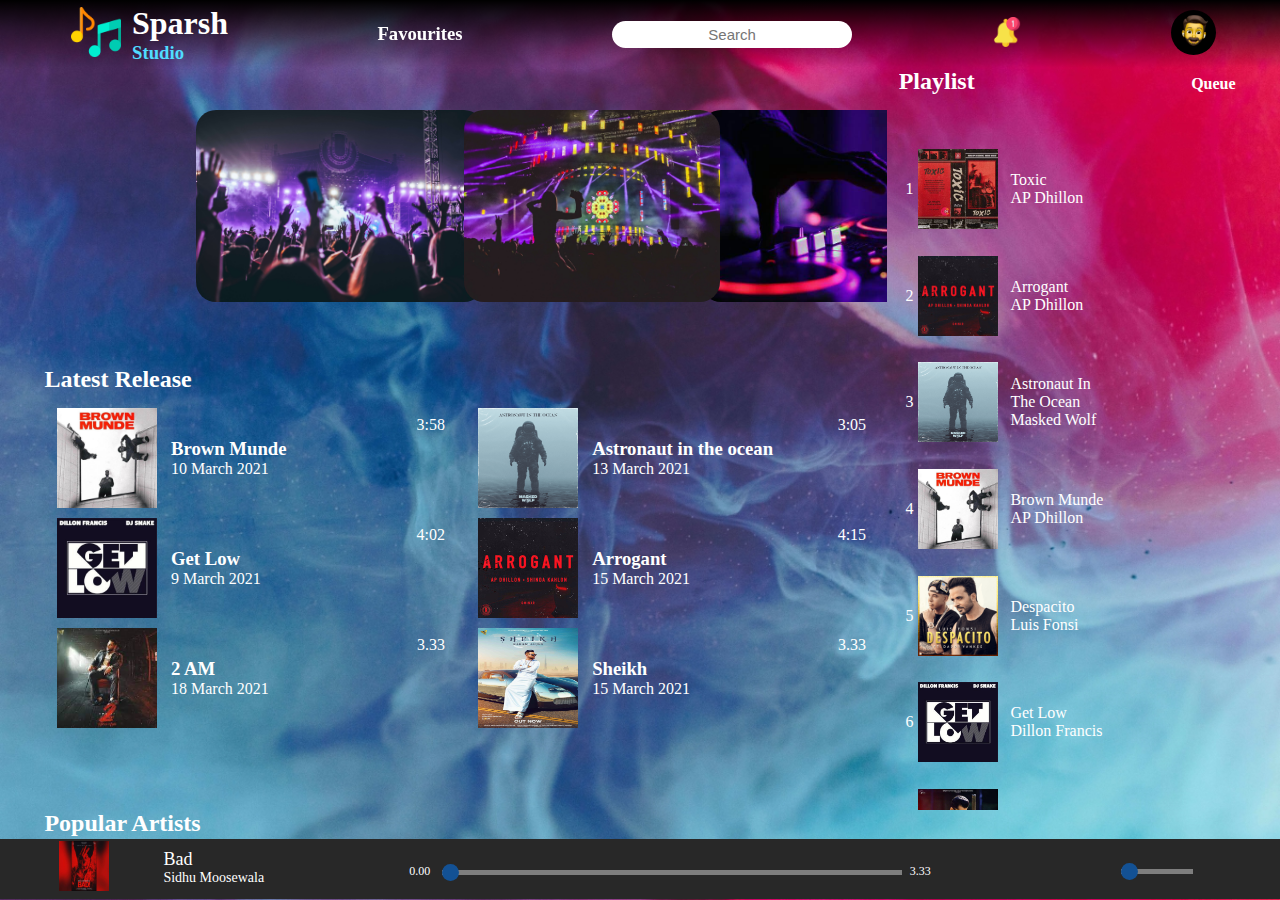
<file: index.html>
<!DOCTYPE html>
<html lang="en">

<head>
    <meta charset="UTF-8">
    <meta name="viewport" content="width=device-width, initial-scale=1.0">
    <title>Sparsh Studio -- Online Music Player</title>
    <link rel="stylesheet" type="text/css" href="index.css"> <!-- This is the main stylesheet -->
    <!-- desktop first approach is used here. -->
    <link rel="stylesheet" type="text/css" href="responsive.css"><!-- this is the style sheet with all the media queries -->
    <link rel="stylesheet" href="https://use.fontawesome.com/releases/v5.7.2/css/all.css" integrity="sha384-fnmOCqbTlWIlj8LyTjo7mOUStjsKC4pOpQbqyi7RrhN7udi9RwhKkMHpvLbHG9Sr" crossorigin="anonymous"> <!-- This link is for font awesome icons -->
</head>

<body>
    <!-- Navigation Bar -->
    <nav class="nav-bar">
       <!-- This div contains the logo and title of the page -->
        <div class="title">
            <div class="website-logo">
                <img src="media/website-logo/website-logo.png">
            </div>
            <div class="website-name">
                <h1>Sparsh</h1>
                <h3>Studio</h3>
            </div>
        </div>

       <!-- This is the favourites column -->
        <div class="fav">
            <h3>Favourites</h3>
        </div>
        
<!--     This is search bar to search on page-->
        <div class="search-bar">
            <div>
               <!-- magnifying glass- search icon -->
                <i class="fas fa-search search-ico"></i>
            </div>
            <input type="text" name="search" placeholder="Search">
            <div>
               <!-- mic icon -->
                <i class="fas fa-microphone mic-ico"></i>
            </div>
        </div>

        <div class="notification-bell">
           <!-- This is notification bell -->
            <img src="media/notification/notification.png">
        </div>

        <div class="profile-picture">
           <!-- This is for profile picture -->
            <img src="media/profile-pic/profile-pic.jpeg">
        </div>
    </nav>

   <!-- This is the main part of the page and it is divided into two sections, namely section 1 and section 2-->
    <main>
        
        <!-- aside section 1 -->
        <div class="aside section-1">

            <div class="outer-carousel">
                 
                <!-- this is for the carousel -->
                <div class="carousel">
                    <img src="media/carousel/carousel1.jpg">
                    <img src="media/carousel/carousel2.jpg">
                    <img src="media/carousel/carousel3.jpg">
                </div>
            </div>

            <!-- This is the latest release section -->
            <div class="latest-release">
                <h1 style="margin-bottom: 10px; font-size: 1.5em;">
                    Latest Release
                </h1>
                <!-- this is the content of the latest release section -->
                <div class="latest-release-content">
                    <!-- first card -->
                    <div class="card">
                        <div>
                            <img src="media/single_playlist/brown-munde.jpg">
                            <!-- play button, which will be shown on hover on the card image -->
                            <div class="play-button">
                                <i class="fas fa-play" style="width:100%; height:100%; display:inline-block"></i>
                            </div>
                        </div>
                        <!-- it will contain the name and date of release of the song -->
                        <div class="song-description">
                            <h3>
                                Brown Munde
                            </h3>
                            <p>
                                10 March 2021
                            </p>
                        </div>
                        <!-- if someone clicks on the three dots, options will be shown to the user for further action -->
                        <div class="options">
                            <label for="latest-release-checkbox"><i class="fas fa-ellipsis-h"></i></label>
                            <input type="checkbox" id="latest-release-checkbox">
                            <div class="latest-release-dropdown">
                                <div class="drop-item">
                                    <!-- if user clicks on play now button, he/she will be taken to the single playlist page -->
                                    <p><i class="fas fa-play-circle"></i> <a href="Single Playlist Screen.html">Play
                                            Now</a></p>
                                </div>
                                <hr>
                                <div class="drop-item">
                                    <p><i class="fas fa-list-ul"></i> Add to Queue</p>
                                </div>
                                <hr>
                                <div class="drop-item">
                                    <p><i class="fas fa-music"></i> Add to playlist</p>
                                </div>
                                <hr>
                                <div class="drop-item">
                                    <p><i class="fas fa-info-circle"></i> Get Info</p>
                                </div>
                            </div>
                            <!-- duration of the song -->
                            <p>
                                3:58
                            </p>
                        </div>
                    </div>
                    <!-- second card -->
                    <div class="card">
                        <div>
                            <img src="media/single_playlist/Astronaut_in_the_Ocean.png">
                            <div class="play-button">
                                <i class="fas fa-play" style="width:100%; height:100%; display:inline-block"></i>
                            </div>
                        </div>

                        <div class="song-description">
                            <h3>
                                Astronaut in the ocean
                            </h3>
                            <p>
                                13 March 2021
                            </p>
                        </div>

                        <div class="options">
                            <label for="latest-release-checkbox2"><i class="fas fa-ellipsis-h"></i></label>
                            <input type="checkbox" id="latest-release-checkbox2">
                            <div class="latest-release-dropdown">
                                <div class="drop-item">
                                    <!-- if user clicks on play now button, he/she will be taken to the single playlist page -->
                                    <p><i class="fas fa-play-circle"></i> <a href="Single Playlist Screen.html">Play
                                            Now</a></p>
                                </div>
                                <hr>
                                <div class="drop-item">
                                    <p><i class="fas fa-list-ul"></i> Add to Queue</p>
                                </div>
                                <hr>
                                <div class="drop-item">
                                    <p><i class="fas fa-music"></i> Add to playlist</p>
                                </div>
                                <hr>
                                <div class="drop-item">
                                    <p><i class="fas fa-info-circle"></i> Get Info</p>
                                </div>
                            </div>
                            <p>
                                3:05
                            </p>
                        </div>
                    </div>
                    <!-- Third card -->
                    <div class="card">
                        <div>
                            <img src="media/single_playlist/Get-Low-by-Dillon-Francis-DJ-Snake.jpg">
                            <div class="play-button">
                                <i class="fas fa-play" style="width:100%; height:100%; display:inline-block"></i>
                            </div>
                        </div>

                        <div class="song-description">
                            <h3>
                                Get Low
                            </h3>
                            <p>
                                9 March 2021
                            </p>
                        </div>

                        <div class="options">
                            <label for="latest-release-checkbox3"><i class="fas fa-ellipsis-h"></i></label>
                            <input type="checkbox" id="latest-release-checkbox3">
                            <div class="latest-release-dropdown">
                                <div class="drop-item">
                                    <!-- if user clicks on play now button, he/she will be taken to the single playlist page -->
                                    <p><i class="fas fa-play-circle"></i> <a href="Single Playlist Screen.html">Play
                                            Now</a></p>
                                </div>
                                <hr>
                                <div class="drop-item">
                                    <p><i class="fas fa-list-ul"></i> Add to Queue</p>
                                </div>
                                <hr>
                                <div class="drop-item">
                                    <p><i class="fas fa-music"></i> Add to playlist</p>
                                </div>
                                <hr>
                                <div class="drop-item">
                                    <p><i class="fas fa-info-circle"></i> Get Info</p>
                                </div>
                            </div>
                            <p>
                                4:02
                            </p>
                        </div>
                    </div>
                    <!-- Fourth card -->
                    <div class="card">
                        <div>
                            <img src="media/single_playlist/arrogant.jpg">
                            <div class="play-button">
                                <i class="fas fa-play" style="width:100%; height:100%; display:inline-block"></i>
                            </div>
                        </div>

                        <div class="song-description">
                            <h3>
                                Arrogant
                            </h3>
                            <p>
                                15 March 2021
                            </p>
                        </div>

                        <div class="options">
                            <label for="latest-release-checkbox4"><i class="fas fa-ellipsis-h"></i></label>
                            <input type="checkbox" id="latest-release-checkbox4">
                            <div class="latest-release-dropdown">
                                <div class="drop-item">
                                    <!-- if user clicks on play now button, he/she will be taken to the single playlist page -->
                                    <p><i class="fas fa-play-circle"></i> <a href="Single Playlist Screen.html">Play
                                            Now</a></p>
                                </div>
                                <hr>
                                <div class="drop-item">
                                    <p><i class="fas fa-list-ul"></i> Add to Queue</p>
                                </div>
                                <hr>
                                <div class="drop-item">
                                    <p><i class="fas fa-music"></i> Add to playlist</p>
                                </div>
                                <hr>
                                <div class="drop-item">
                                    <p><i class="fas fa-info-circle"></i> Get Info</p>
                                </div>
                            </div>
                            <p>
                                4:15
                            </p>
                        </div>
                    </div>
                    <!-- Fifth card -->
                    <div class="card">
                        <div>
                            <img src="media/single_playlist/2am.jpg">
                            <div class="play-button">
                                <i class="fas fa-play" style="width:100%; height:100%; display:inline-block"></i>
                            </div>
                        </div>

                        <div class="song-description">
                            <h3>
                                2 AM
                            </h3>
                            <p>
                                18 March 2021
                            </p>
                        </div>

                        <div class="options">
                            <label for="latest-release-checkbox5"><i class="fas fa-ellipsis-h"></i></label>
                            <input type="checkbox" id="latest-release-checkbox5">
                            <div class="latest-release-dropdown">
                                <div class="drop-item">
                                    <!-- if user clicks on play now button, he/she will be taken to the single playlist page -->
                                    <p><i class="fas fa-play-circle"></i> <a href="Single Playlist Screen.html">Play
                                            Now</a></p>
                                </div>
                                <hr>
                                <div class="drop-item">
                                    <p><i class="fas fa-list-ul"></i> Add to Queue</p>
                                </div>
                                <hr>
                                <div class="drop-item">
                                    <p><i class="fas fa-music"></i> Add to playlist</p>
                                </div>
                                <hr>
                                <div class="drop-item">
                                    <p><i class="fas fa-info-circle"></i> Get Info</p>
                                </div>
                            </div>
                            <p>
                                3.33
                            </p>
                        </div>
                    </div>
                    <!-- Sixth card -->
                    <div class="card">
                        <div>
                            <img src="media/single_playlist/sheikh-karan-aujla.jpg">
                            <div class="play-button">
                                <i class="fas fa-play" style="width:100%; height:100%; display:inline-block"></i>
                            </div>
                        </div>

                        <div class="song-description">
                            <h3>
                                Sheikh
                            </h3>
                            <p>
                                15 March 2021
                            </p>
                        </div>

                        <div class="options">
                            <label for="latest-release-checkbox6"><i class="fas fa-ellipsis-h"></i></label>
                            <input type="checkbox" id="latest-release-checkbox6">
                            <div class="latest-release-dropdown">
                                <div class="drop-item">
                                    <!-- if user clicks on play now button, he/she will be taken to the single playlist page -->
                                    <p><i class="fas fa-play-circle"></i> <a href="Single Playlist Screen.html">Play
                                            Now</a></p>
                                </div>
                                <hr>
                                <div class="drop-item">
                                    <p><i class="fas fa-list-ul"></i> Add to Queue</p>
                                </div>
                                <hr>
                                <div class="drop-item">
                                    <p><i class="fas fa-music"></i> Add to playlist</p>
                                </div>
                                <hr>
                                <div class="drop-item">
                                    <p><i class="fas fa-info-circle"></i> Get Info</p>
                                </div>
                            </div>
                            <p>
                                3.33
                            </p>
                        </div>
                    </div>
                </div>
            </div>
            <!-- This is the popular artists section -->
            <div class="popular-artists">
               <!-- Heading of popular artists section -->
                <h1 style="margin-bottom: 10px; font-size: 1.5em;">
                    Popular Artists
                </h1>
                <!-- This contains the content of the popular artists section -->
                <div class="popular-artists-content">
                   <!-- if user clicks on any one artist, it will redirect the user to the Single playlist page-->
                   <!-- first artist -->
                    <a href="Single Playlist Screen.html">
                        <div>
                            <img src="media/single_playlist/karan-aujla.jpg">
                            <div>
                                <i class="fas fa-play"></i>
                            </div>
                            <p>
                                Karan Aujla
                            </p>
                        </div>
                    </a>
                    <!-- Second artist -->
                    <a href="Single Playlist Screen.html">
                        <div>
                            <img src="media/single_playlist/prem-dhillon.jpg">
                            <div>
                                <i class="fas fa-play"></i>
                            </div>
                            <p>
                                Prem Dhillon
                            </p>
                        </div>
                    </a>
                    <!-- Third artist -->
                    <a href="Single Playlist Screen.html">
                        <div>
                            <img src="media/single_playlist/arjan-dhillon.jpg">
                            <div>
                                <i class="fas fa-play"></i>
                            </div>
                            <p>
                                Arjan Dhillon
                            </p>
                        </div>
                    </a>
                    <!-- Fourth artist -->
                    <a href="Single Playlist Screen.html">
                        <div>
                            <img src="media/single_playlist/sidhu.jpg">
                            <div>
                                <i class="fas fa-play"></i>
                            </div>
                            <p>
                                Sidhu
                            </p>
                        </div>
                    </a>
                    <!-- Fifth artist -->
                    <a href="Single Playlist Screen.html">
                        <div>
                            <img src="media/single_playlist/masked-wolf.jpg">
                            <div>
                                <i class="fas fa-play"></i>
                            </div>
                            <p>
                               Masked Wolf
                            </p>
                        </div>
                    </a>
                    <!-- Sixth artist -->
                    <a href="Single Playlist Screen.html">
                        <div>
                            <img src="media/single_playlist/luis-fonsi.jpg">
                            <div>
                                <i class="fas fa-play"></i>
                            </div>
                            <p>
                                Luis Fonsi
                            </p>
                        </div>
                    </a>
                </div>
            </div>
            <!-- this is the music themes part -->
            <div class="music-themes">
                <!-- this div will be the logo of music themes, see the output, the one with 3 squares/rects  -->
                <!-- the logo with rgb(169 40 122), orange and midnightblue color -->
                <div class="stations">
                    <div id="div1">
                        <div id="div2">
                            <div id="div3">
                                <img src="media/website-logo/website-logo.png">
                                <p>Stations</p>
                            </div>
                        </div>
                    </div>
                </div>
                <!-- This is the content part of the themes -->
                <div class="theme-main">
                    <div class="theme-content">
                        <img src="media/stations/chill.jpg">
                        <p>Chill</p>
                    </div>
                    <div class="theme-content">
                        <img src="media/stations/rock.jpg">
                        <p>Rock</p>
                    </div>
                    <div class="theme-content">
                        <img src="media/stations/love.jpg">
                        <p>Love</p>
                    </div>
                    <div class="theme-content">
                        <img src="media/stations/retro.jpg">
                        <p>Retro</p>
                    </div>
                    <div class="theme-content">
                        <img src="media/stations/workout.jpg">
                        <p>WorkOut</p>
                    </div>
                    <div class="theme-content">
                        <img src="media/stations/pop.jpg">
                        <p>Pop</p>
                    </div>
                </div>
            </div>

            <!-- This is another themes portion, that electronic, party and road trip theme -->
            <div class="music-themes-2">
                <!-- 3 divs content -->
                <div class="outer-div">
                    <div class="inner-div">
                        <span>Party</span>
                    </div>
                </div>
                <div class="outer-div">
                    <div class="inner-div">
                        <span>Electronic</span>
                    </div>
                </div>
                <div class="outer-div">
                    <div class="inner-div">
                        <span>Road Trip</span>
                    </div>
                </div>
            </div>
            
            <!-- this div contains the language section of the page -->
            <!-- "language class is common to both hindi and english sections" -->
            <!-- in this way redundancy is handled. considering the re-usability of the code -->
            <div class="language english">
                <h1 class="language-heading">
                    Latest English
                </h1>
                <!-- contents of latest english -->
                <div class="language-content">
                    <div>
                        <img src="media/single_playlist/Astronaut_in_the_Ocean.png">
                        <p>Astronaut In The Ocean</p>
                        <p>Mar 26, 2021</p>
                    </div>
                    <div>
                        <img src="media/single_playlist/despacito.png">
                        <p>Despacito</p>
                        <p>Mar 16, 2021</p>
                    </div>
                    <div>
                        <img src="media/single_playlist/Get-Low-by-Dillon-Francis-DJ-Snake.jpg">
                        <p>Get Low</p>
                        <p>Mar 26, 2021</p>
                    </div>
                    <div>
                        <img src="media/single_playlist/dont-let-me.jpg">
                        <p>Dont Let me Down</p>
                        <p>Mar 18, 2021</p>
                    </div>
                    <div>
                        <img src="media/single_playlist/shape.jpg">
                        <p>Shape Of You</p>
                        <p>Feb 28, 2021</p>
                    </div>
                    <div>
                        <img src="media/single_playlist/perfect.jpg">
                        <p>Perfect</p>
                        <p>Feb 16, 2021</p>
                    </div>
                </div>
            </div>
            <!-- this is the hindi section -->
            <div class="language hindi">
                <h1 class="language-heading">
                    Latest Hindi
                </h1>

                <div class="language-content">
                    <div>
                        <img src="media/single_playlist/Baarish.jpeg">
                        <p>Baarish</p>
                        <p>Mar 16, 2021</p>
                    </div>
                    <div>
                        <img src="media/single_playlist/dil-bechara.jpg">
                        <p>Dil Bechara</p>
                        <p>Dec 28, 2020</p>
                    </div>
                    <div>
                        <img src="media/single_playlist/taare-ginn.jpg">
                        <p>Taare Ginn</p>
                        <p>Mar 26, 2021</p>
                    </div>
                    <div>
                        <img src="media/single_playlist/Give-me-Some-Sunshine.jpg">
                        <p>Give me Some Sunshine</p>
                        <p>Mar 14, 2021</p>
                    </div>
                    <div>
                        <img src="media/single_playlist/burj-khalifa.jpg">
                        <p>Burj Khalifa</p>
                        <p>Mar 06, 2021</p>
                    </div>
                    <div>
                        <img src="media/single_playlist/tere-sang.jpg">
                        <p>Tere Sang Yaara</p>
                        <p>Mar 04, 2021</p>
                    </div>
                </div>
            </div>

        </div>

        <!-- one aside section is complete -->
        <!-- now the second aside section will start from here -->
        <!-- the page is responsive. please try reducing the width of the page -->
        <!-- the aside section will collapse and a "more button will be shown to you." -->
        <!-- clicking on this more button, you will be shown the aside section 2  -->
        <!-- its position will be absolute at lower resolutions -->
        <!-- this is the label for that more button -->
        <label for="more"><i class="fas fa-angle-double-left"></i>More</label>
        <!-- this is that more button -->
        <!-- and this is the check box. this will always be hidden -->
        <!-- check the stylesheet_main.css when the label is clicked, this checkbox will be checked -->
        <!-- which will invoke the aside section 2 on lower resolutions -->
        <input type="checkbox" id="more">
        
        <!-- here starts the section 2 of our page -->
        <div class="aside section-2">
           <!-- this is the section heading part. the heading will be static -->
            <div class="heading">
                <h1 style="font-size: 1.5em;">Playlist</h1>
                <h4>
                    <a href="#queue-option-box">Queue <i class="fas fa-chevron-circle-down"></i></a>
                </h4>
            </div>
            
            <!-- this is the queue box which will be shown when the user clicks on the Queue button -->
            <!-- it will have 3 options, playlists, favourite songs and Close button. -->
            <div class="queue-options" id="queue-option-box">
                <p><a href style="color:#d3d3d3; font-weight:bolder;">Playlists</a></p>
                <hr>
                <p><a href style="color:#d3d3d3; font-weight:bolder;">Favourite songs</a></p>
                <hr>
                <p><a href="#" style="color:red; font-weight:bolder;">Close</a></p>
            </div>
            <!-- this is the content of the playlist. it will be dynamic. -->
            <div class="playlist-content">
               <!-- first playlist item -->
                <div class="playlist-item">
                    <div class="left-content">
                        <div style="margin-right: 5px;">
                            1
                        </div>
                        <div class="cover">
                            <img src="media/single_playlist/toxic.jpg">
                            <div class="play-button">
                                <i class="fas fa-play" aria-hidden="true"></i>
                            </div>
                        </div>
                        <!-- name and author of the song -->
                        <div>
                            <div>
                                Toxic
                            </div>
                            <p>AP Dhillon</p>
                        </div>
                    </div>
                    <!-- like button -->
                    <div class="right-content">
                        <i class="far fa-heart"></i>
                    </div>
                </div>
                <!-- second playlist item -->
                <div class="playlist-item">
                    <div class="left-content">
                        <div style="margin-right: 5px;">
                            2
                        </div>
                        <div class="cover">
                            <img src="media/single_playlist/arrogant.jpg">
                            <div class="play-button">
                                <i class="fas fa-play" aria-hidden="true"></i>
                            </div>
                        </div>
                        <div>
                            <div>
                                Arrogant
                            </div>
                            <p>AP Dhillon</p>
                        </div>
                    </div>
                    <div class="right-content">
                        <i class="far fa-heart"></i>
                    </div>
                </div>
                <!-- Third playlist item -->
                <div class="playlist-item">
                    <div class="left-content">
                        <div style="margin-right: 5px;">
                            3
                        </div>
                        <div class="cover">
                            <img src="media/single_playlist/Astronaut_in_the_Ocean.png">

                            <div class="play-button">
                                <i class="fas fa-play" aria-hidden="true"></i>
                            </div>
                        </div>
                        <div>
                            <div>
                                Astronaut In The Ocean
                            </div>
                            <p>Masked Wolf</p>
                        </div>
                    </div>
                    <div class="right-content">
                        <i class="far fa-heart"></i>
                    </div>
                </div>
                <!-- Fourth playlist item -->
                <div class="playlist-item">
                    <div class="left-content">
                        <div style="margin-right: 5px;">
                            4
                        </div>

                        <div class="cover">
                            <img src="media/single_playlist/brown-munde.jpg">
                            <div class="play-button">
                                <i class="fas fa-play" aria-hidden="true"></i>
                            </div>
                        </div>
                        <div>
                            <div>
                                Brown Munde
                            </div>
                            <p>AP Dhillon</p>
                        </div>
                    </div>
                    <div class="right-content">
                        <i class="far fa-heart"></i>
                    </div>
                </div>
                <!-- 5th playlist item -->
                <div class="playlist-item">
                    <div class="left-content">
                        <div style="margin-right: 5px;">
                            5
                        </div>
                        <div class="cover">
                            <img src="media/single_playlist/despacito.png">

                            <div class="play-button">
                                <i class="fas fa-play" aria-hidden="true"></i>
                            </div>
                        </div>
                        <div>
                            <div>
                                Despacito
                            </div>
                            <p>Luis Fonsi</p>
                        </div>
                    </div>
                    <div class="right-content">
                        <i class="far fa-heart"></i>
                    </div>
                </div>
                <!-- 6th playlist item -->
                <div class="playlist-item">
                    <div class="left-content">
                        <div style="margin-right: 5px;">
                            6
                        </div>
                        <div class="cover">
                            <img src="media/single_playlist/Get-Low-by-Dillon-Francis-DJ-Snake.jpg">
                            <div class="play-button">
                                <i class="fas fa-play" aria-hidden="true"></i>
                            </div>
                        </div>
                        <div>
                            <div>
                                Get Low
                            </div>
                            <p>Dillon Francis</p>
                        </div>
                    </div>
                    <div class="right-content">
                        <i class="far fa-heart"></i>
                    </div>
                </div>
                <!-- 7th playlist item -->
                <div class="playlist-item">
                    <div class="left-content">
                        <div style="margin-right: 5px;">
                            7
                        </div>
                        <div class="cover">
                            <img src="media/single_playlist/Gutt.jpg">

                            <div class="play-button">
                                <i class="fas fa-play" aria-hidden="true"></i>
                            </div>
                        </div>
                        <div>
                            <div>
                                Gutt
                            </div>
                            <p>Arjan Dhillon</p>
                        </div>
                    </div>
                    <div class="right-content">
                        <i class="far fa-heart"></i>
                    </div>
                </div>
                <!-- 8th playlist item -->
                <div class="playlist-item">
                    <div class="left-content">
                        <div style="margin-right: 5px;">
                            8
                        </div>

                        <div class="cover">
                            <img src="media/single_playlist//hint.jpg">
                            <div class="play-button">
                                <i class="fas fa-play" aria-hidden="true"></i>
                            </div>
                        </div>
                        <div>
                            <div>
                                Hint
                            </div>
                            <p>Karan Aujla</p>
                        </div>
                    </div>
                    <div class="right-content">
                        <i class="far fa-heart"></i>
                    </div>
                </div>
                <!-- 9th playlist item -->
                <div class="playlist-item">
                    <div class="left-content">
                        <div style="margin-right: 5px;">
                            9
                        </div>

                        <div class="cover">
                            <img src="media/single_playlist/jhanjhar.jpg">
                            <div class="play-button">
                                <i class="fas fa-play" aria-hidden="true"></i>
                            </div>
                        </div>
                        <div>
                            <div>
                                Jhanjar
                            </div>
                            <p>Karan Aujla</p>
                        </div>
                    </div>
                    <div class="right-content">
                        <i class="far fa-heart"></i>
                    </div>
                </div>
                <!-- 10th playlist item -->
                <div class="playlist-item">
                    <div class="left-content">
                        <div style="margin-right: 5px;">
                            10
                        </div>

                        <div class="cover">
                            <img src="media/single_playlist/bad.jpg">
                            <div class="play-button">
                                <i class="fas fa-play" aria-hidden="true"></i>
                            </div>
                        </div>
                        <div>
                            <div>
                                Bad
                            </div>
                            <p>Sidhu Moosewala</p>
                        </div>
                    </div>
                    <div class="right-content">
                        <i class="far fa-heart"></i>
                    </div>
                </div>
                <!-- 11th playlist item -->
                <div class="playlist-item">
                    <div class="left-content">
                        <div style="margin-right: 5px;">
                            11
                        </div>

                        <div class="cover">
                            <img src="media/single_playlist/jatt%20hunde%20aa.jpg">
                            <div class="play-button">
                                <i class="fas fa-play" aria-hidden="true"></i>
                            </div>
                        </div>
                        <div>
                            <div>
                                Jatt Hunde Aa
                            </div>
                            <p>Prem Dhillon</p>
                        </div>
                    </div>
                    <div class="right-content">
                        <i class="far fa-heart"></i>
                    </div>
                </div>
                <!-- 12th playlist item -->
                <div class="playlist-item">
                    <div class="left-content">
                        <div style="margin-right: 5px;">
                            12
                        </div>

                        <div class="cover">
                            <img src="media/single_playlist/legend.jpg">
                            <div class="play-button">
                                <i class="fas fa-play" aria-hidden="true"></i>
                            </div>
                        </div>
                        <div>
                            <div>
                                Legend
                            </div>
                            <p>Sidhu Moosewala</p>
                        </div>
                    </div>
                    <div class="right-content">
                        <i class="far fa-heart"></i>
                    </div>
                </div>
                <!-- 13th playlist item -->
                <div class="playlist-item">
                    <div class="left-content">
                        <div style="margin-right: 5px;">
                            13
                        </div>

                        <div class="cover">
                            <img src="media/single_playlist/lost%20love.jpg">
                            <div class="play-button">
                                <i class="fas fa-play" aria-hidden="true"></i>
                            </div>
                        </div>
                        <div>
                            <div>
                                Lost Love
                            </div>
                            <p>Prem Dhillon</p>
                        </div>
                    </div>
                    <div class="right-content">
                        <i class="far fa-heart"></i>
                    </div>
                </div>
            </div>
        </div>
    </main>
    
    <!-- this is the footer part. -->
    <!-- its position will be fixed to the screen bottom. -->
    <footer>
        <div class="active-song-description">
           <!-- song image -->
            <div id="song-image">
                <img src="media/single_playlist/bad.jpg">
            </div>
            
            <!-- song name and author -->
            <div class="song-description">
                <div>
                    Bad
                </div>
                <div>
                    Sidhu Moosewala
                </div>
            </div>

            <div class="heart-and-ban-icon">
                <span>
                    <i class="far fa-heart"></i>
                </span>
            </div>
        </div>
        
        <!-- these are the main player controls -->
        <div class="player">
            <div class="controls">
                <div><i class="fas fa-random"></i></div>
                <div><i class="fas fa-step-backward"></i></div>
                <div><i class="fas fa-pause-circle"></i></div>
                <div><i class="fas fa-step-forward"></i></div>
                <div><i class="fas fa-redo"></i></div>
            </div>
            
            <!-- this is the slider -->
            <div id="slider">
                <div class="time">
                    0.00
                </div>
                <div class="slidecontainer">
                    <input type="range" min="0" max="100" value="0" class="slider" id="myRange">
                </div>
                <div class="time">
                    3.33
                </div>
            </div>
        </div>
        
        <!-- other icons including the volume slider and all -->
        <div class="extras">
            <div>
                <i class="fas fa-list-ul"></i>
            </div>
            <div>
                <i class="fas fa-laptop"></i>
            </div>
            <div>
                <i class="fas fa-volume-up"></i>
            </div>
            <div class="slidecontainer" style="width:30%;">
                <input type="range" min="0" max="100" value="0" class="slider" id="myRange" style="margin-top:0px;">
            </div>
            <div>
                <i class="fas fa-expand"></i>
            </div>
        </div>

    </footer>
</body>

</html>
</file>
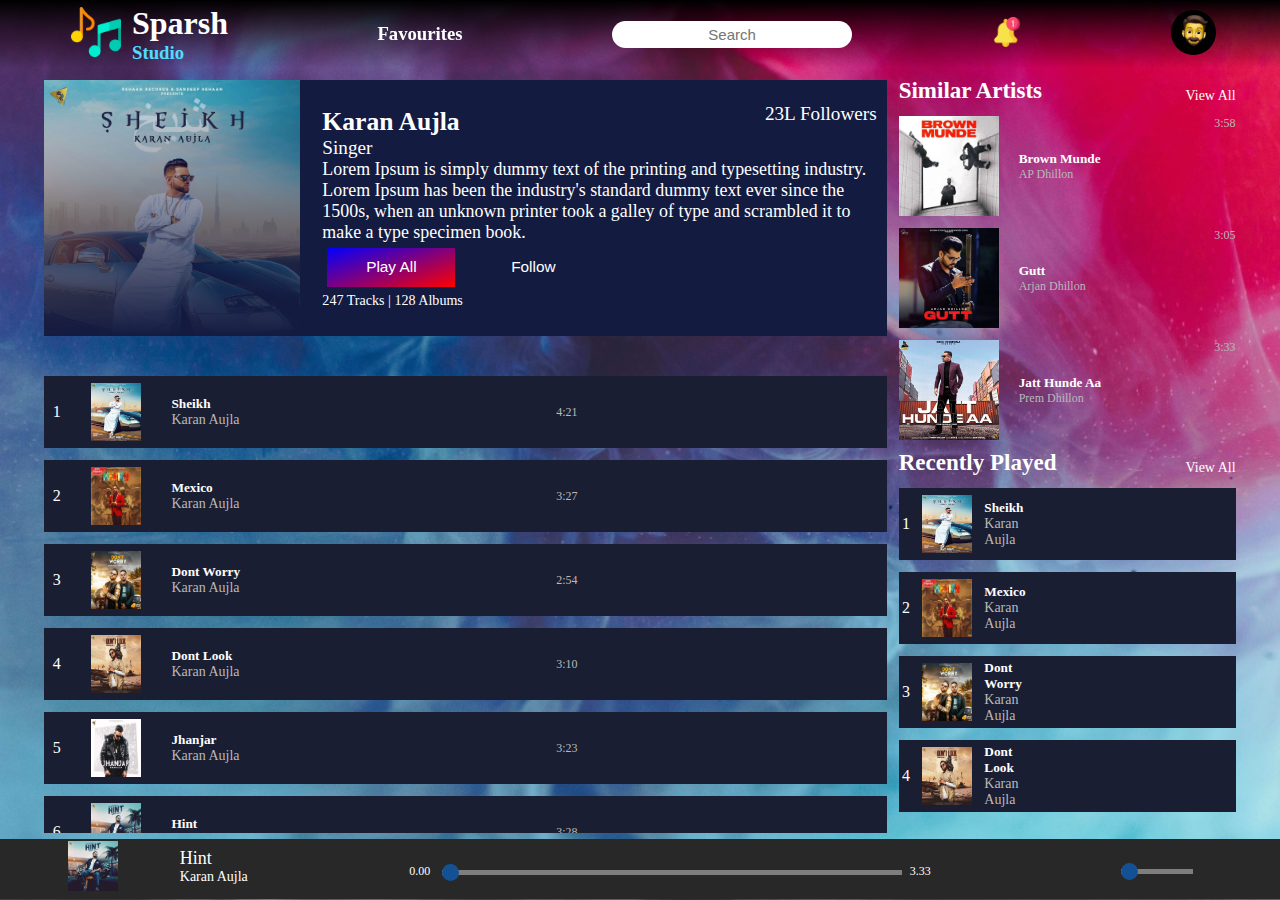
<file: Single Playlist Screen.html>
<!DOCTYPE html>
<html lang="en">

<head>
    <meta charset="UTF-8">
    <meta name="viewport" content="width=device-width, initial-scale=1.0">
    <title>Single Playlist</title>
    <!-- it is connected to two stylesheets -->
    <link rel="stylesheet" type="text/css" href="Single-Playlist.css"><!-- this is the main stylesheet -->
    <!-- desktop first approach is used for the same. -->
    <link rel="stylesheet" type="text/css" href="single-playlist-responsive.css">
    <!-- this is the style sheet with all the media queries -->
    <link rel="stylesheet" href="https://use.fontawesome.com/releases/v5.7.2/css/all.css" integrity="sha384-fnmOCqbTlWIlj8LyTjo7mOUStjsKC4pOpQbqyi7RrhN7udi9RwhKkMHpvLbHG9Sr" crossorigin="anonymous"> <!-- This link is for font awesome icons -->

<body>
   <!-- top navigation bar -->
    <nav class="nav-bar">
       <!-- this div contains the logo and title of the page -->
        <div class="title">
            <div class="website-logo">
                <img src="media/website-logo/website-logo.png">
            </div>
            <div class="website-name">
                <h1>Sparsh</h1>
                <h3>Studio</h3>
            </div>
        </div>
        <!-- this is the animated favourites -->
        <div class="fav">
            <h3>Favourites</h3>
        </div>

        <div class="search-bar">
            <div>
               <!-- magnifying glass- search icon -->
                <i class="fas fa-search search-ico"></i>
            </div>
            <input type="text" name="search" placeholder="Search">
            <div>
                <i class="fas fa-microphone mic-ico"></i>
            </div>
        </div>
        <!-- this is for notification bell -->
        <div class="notification-bell">
            <img src="media/notification/notification.png">
        </div>
        <!-- this is for profile picture -->
        <div class="profile-picture">
            <img src="media/profile-pic/profile-pic.jpeg">
        </div>
    </nav>

    <!-- this is the main center part of the page and it is divided into two sections, namely section 1 and section 2-->
    <!-- I have separated these sections using the aside tag for each section -->

    <main>
        <!-- aside section 1 -->
        <div class="aside section-1">
           <!-- this is for the jumbotron -->
            <div class="jumbotron">
                <div class="jumbotron-image">
                    <!-- there is nothing in this div because all the images and all are added by css -->
                </div>
                <!-- jumbotron details -->
                <div class="jumbotron-detail">
                   <!-- descriptive part of the jumbotron this will contain name , number of followers and description of author -->
                    <div class="description-part">
                        <div class="song-name-main">
                            <h1>
                                Karan Aujla
                            </h1>
                        </div>
                        <div class="followers">
                            23L Followers
                        </div>
                        <p class="author">Singer</p>
                        <p class="desc">
                            Lorem Ipsum is simply dummy text of the printing and typesetting industry. Lorem Ipsum has
                            been the industry's standard dummy text ever since the 1500s, when an unknown printer took a
                            galley of type and scrambled it to make a type specimen book.
                        </p>
                    </div>

                    <div class="action-part">
                        <!-- action buttons -->
                        <div class="btns">
                            <button>Play All</button>
                            <button>Follow</button>
                        </div>
                        <p>
                            247 Tracks | 128 Albums
                        </p>
                    </div>
                </div>
            </div>
            <!-- playlist part-->
            <div class="playlist-items">
               <!-- playlist item -->
                <div class="playlist-item">
                    <div class="left">
                        <div>
                            1
                        </div>
                        <div>
                            <img src="media/single_playlist/sheikh-karan-aujla.jpg">
                            <div class="play-btn">
                                <i class="fas fa-play"></i>
                            </div>
                        </div>
                        <div>
                            <h5>
                                Sheikh
                            </h5>
                            <p>
                                Karan Aujla
                            </p>
                        </div>
                    </div>

                    <div class="center">
                        4:21
                    </div>

                    <div class="right">
                        <div>
                            <i class="far fa-heart"></i>
                        </div>
                        <div>
                            <i class="fas fa-plus"></i>
                        </div>
                    </div>
                </div>
                <!-- 2nd playlist item -->
                <div class="playlist-item">
                    <div class="left">
                        <div>
                            2
                        </div>
                        <div>
                            <img src="media/single_playlist/Mexico.jpg">
                            <div class="play-btn">
                                <i class="fas fa-play"></i>
                            </div>
                        </div>
                        <div>
                            <h5>
                                Mexico
                            </h5>
                            <p>
                                Karan Aujla
                            </p>
                        </div>
                    </div>

                    <div class="center">
                        3:27
                    </div>

                    <div class="right">
                        <div>
                            <i class="far fa-heart"></i>
                        </div>
                        <div>
                            <i class="fas fa-plus"></i>
                        </div>
                    </div>
                </div>
                <!-- 3rd playlist item -->
                <div class="playlist-item">
                    <div class="left">
                        <div>
                            3
                        </div>
                        <div>
                            <img src="media/single_playlist/dont_worry.jpg">
                            <div class="play-btn">
                                <i class="fas fa-play"></i>
                            </div>
                        </div>
                        <div>
                            <h5>
                                Dont Worry
                            </h5>
                            <p>
                                Karan Aujla
                            </p>
                        </div>
                    </div>

                    <div class="center">
                        2:54
                    </div>

                    <div class="right">
                        <div>
                            <i class="far fa-heart"></i>
                        </div>
                        <div>
                            <i class="fas fa-plus"></i>
                        </div>
                    </div>
                </div>
                <!-- 4th playlist item -->
                <div class="playlist-item">
                    <div class="left">
                        <div>
                            4
                        </div>
                        <div>
                            <img src="media/single_playlist/dont_look.jpg">
                            <div class="play-btn">
                                <i class="fas fa-play"></i>
                            </div>
                        </div>
                        <div>
                            <h5>
                                Dont Look
                            </h5>
                            <p>
                                Karan Aujla
                            </p>
                        </div>
                    </div>

                    <div class="center">
                        3:10
                    </div>

                    <div class="right">
                        <div>
                            <i class="far fa-heart"></i>
                        </div>
                        <div>
                            <i class="fas fa-plus"></i>
                        </div>
                    </div>
                </div>
                <!-- 5th playlist item -->
                <div class="playlist-item">
                    <div class="left">
                        <div>
                            5
                        </div>
                        <div>
                            <img src="media/single_playlist/jhanjhar.jpg">
                            <div class="play-btn">
                                <i class="fas fa-play"></i>
                            </div>
                        </div>
                        <div>
                            <h5>
                                Jhanjar
                            </h5>
                            <p>
                                Karan Aujla
                            </p>
                        </div>
                    </div>

                    <div class="center">
                        3:23
                    </div>

                    <div class="right">
                        <div>
                            <i class="far fa-heart"></i>
                        </div>
                        <div>
                            <i class="fas fa-plus"></i>
                        </div>
                    </div>
                </div>
                <!-- 6th playlist item -->
                <div class="playlist-item">
                    <div class="left">
                        <div>
                            6
                        </div>
                        <div>
                            <img src="media/single_playlist/hint.jpg">
                            <div class="play-btn">
                                <i class="fas fa-play"></i>
                            </div>
                        </div>
                        <div>
                            <h5>
                                Hint
                            </h5>
                            <p>
                                Karan Aujla
                            </p>
                        </div>
                    </div>

                    <div class="center">
                        3:28
                    </div>

                    <div class="right">
                        <div>
                            <i class="far fa-heart"></i>
                        </div>
                        <div>
                            <i class="fas fa-plus"></i>
                        </div>
                    </div>
                </div>
                <!-- 7th playlist item -->
                <div class="playlist-item">
                    <div class="left">
                        <div>
                            7
                        </div>
                        <div>
                            <img src="media/single_playlist/2am.jpg">
                            <div class="play-btn">
                                <i class="fas fa-play"></i>
                            </div>
                        </div>
                        <div>
                            <h5>
                                2 AM
                            </h5>
                            <p>
                                Karan Aujla
                            </p>
                        </div>
                    </div>

                    <div class="center">
                        4:02
                    </div>

                    <div class="right">
                        <div>
                            <i class="far fa-heart"></i>
                        </div>
                        <div>
                            <i class="fas fa-plus"></i>
                        </div>
                    </div>
                </div>
                <!-- 8th playlist item -->
                <div class="playlist-item">
                    <div class="left">
                        <div>
                            8
                        </div>
                        <div>
                            <img src="media/single_playlist/no-need.jpg">
                            <div class="play-btn">
                                <i class="fas fa-play"></i>
                            </div>
                        </div>
                        <div>
                            <h5>
                                No Need
                            </h5>
                            <p>
                                Karan Aujla
                            </p>
                        </div>
                    </div>

                    <div class="center">
                        3:08
                    </div>

                    <div class="right">
                        <div>
                            <i class="far fa-heart"></i>
                        </div>
                        <div>
                            <i class="fas fa-plus"></i>
                        </div>
                    </div>
                </div>
                <!-- 9th playlist item -->
                <div class="playlist-item">
                    <div class="left">
                        <div>
                            9
                        </div>
                        <div>
                            <img src="media/single_playlist/burn-out.jpg">
                            <div class="play-btn">
                                <i class="fas fa-play"></i>
                            </div>
                        </div>
                        <div>
                            <h5>
                                Burn Out
                            </h5>
                            <p>
                                Karan Aujla, DJ Flow
                            </p>
                        </div>
                    </div>

                    <div class="center">
                        3:15
                    </div>

                    <div class="right">
                        <div>
                            <i class="far fa-heart"></i>
                        </div>
                        <div>
                            <i class="fas fa-plus"></i>
                        </div>
                    </div>
                </div>
                <!-- 10th playlist item -->
                <div class="playlist-item">
                    <div class="left">
                        <div>
                            10
                        </div>
                        <div>
                            <img src="media/single_playlist/facts.jpg">
                            <div class="play-btn">
                                <i class="fas fa-play"></i>
                            </div>
                        </div>
                        <div>
                            <h5>
                                Facts
                            </h5>
                            <p>
                                Karan Aujla
                            </p>
                        </div>
                    </div>

                    <div class="center">
                        2:43
                    </div>

                    <div class="right">
                        <div>
                            <i class="far fa-heart"></i>
                        </div>
                        <div>
                            <i class="fas fa-plus"></i>
                        </div>
                    </div>
                </div>
                <!-- 11 playlist item -->
                <div class="playlist-item">
                    <div class="left">
                        <div>
                            11
                        </div>
                        <div>
                            <img src="media/single_playlist/Lafaafe.jpg">
                            <div class="play-btn">
                                <i class="fas fa-play"></i>
                            </div>
                        </div>
                        <div>
                            <h5>
                                Lafaafe
                            </h5>
                            <p>
                                Karan Aujla
                            </p>
                        </div>
                    </div>

                    <div class="center">
                        3:36
                    </div>

                    <div class="right">
                        <div>
                            <i class="far fa-heart"></i>
                        </div>
                        <div>
                            <i class="fas fa-plus"></i>
                        </div>
                    </div>
                </div>
                <!-- 12 playlist item -->
                <div class="playlist-item">
                    <div class="left">
                        <div>
                            12
                        </div>
                        <div>
                            <img src="media/single_playlist/hair.jpg">
                            <div class="play-btn">
                                <i class="fas fa-play"></i>
                            </div>
                        </div>
                        <div>
                            <h5>
                                Hair
                            </h5>
                            <p>
                                Karan Aujla
                            </p>
                        </div>
                    </div>

                    <div class="center">
                        4:26
                    </div>

                    <div class="right">
                        <div>
                            <i class="far fa-heart"></i>
                        </div>
                        <div>
                            <i class="fas fa-plus"></i>
                        </div>
                    </div>
                </div>
                <!-- 13 playlist item -->
                <div class="playlist-item">
                    <div class="left">
                        <div>
                            13
                        </div>
                        <div>
                            <img src="media/single_playlist/supply.jpg">
                            <div class="play-btn">
                                <i class="fas fa-play"></i>
                            </div>
                        </div>
                        <div>
                            <h5>
                                Supply
                            </h5>
                            <p>
                                Karan Aujla
                            </p>
                        </div>
                    </div>

                    <div class="center">
                        3:21
                    </div>

                    <div class="right">
                        <div>
                            <i class="far fa-heart"></i>
                        </div>
                        <div>
                            <i class="fas fa-plus"></i>
                        </div>
                    </div>
                </div>
            </div>
        </div>

        <!-- one aside section is complete -->
        <!-- now the second aside section will start from here -->
        <!-- the page is responsive. please try reducing the width of the page -->
        <!-- the aside section will collapse and a "more button will be shown to you." -->
        <!-- clicking on this more button, you will be shown the aside section 2  -->
        <!-- its position will be absolute at lower resolutions -->
        <!-- this is the label for that more button -->
        <label for="more"><i class="fas fa-angle-double-left"></i>More</label>
        <!-- this is that more button -->
        <!-- and this is the check box. this will always be hidden -->
        <!-- check the stylesheet_main.css when the label is clicked, this checkbox will be checked -->
        <!-- which will invoke the aside section 2 on lower resolutions -->
        <input type="checkbox" id="more">

        <div class="aside section-2">
           <!-- similar class will be applicable to both similar artists and recently played -->
            <div class="similar">
                <div class="section-heading">
                    <h1>Similar Artists</h1>
                    <div class="view-all-btn">
                        View All
                    </div>
                </div>
                <!-- list is the container for the contents of similar artists -->
                <div class="list">
                   <!-- item -->
                    <div class="list-item">
                        <div>
                            <img src="media/single_playlist/brown-munde.jpg">
                            <div class="play-btn">
                                <i class="fas fa-play"></i>
                            </div>
                        </div>

                        <div style="position: absolute; margin-left: 120px;">
                            <h5>
                                Brown Munde
                            </h5>
                            <p class="author-name">
                                AP Dhillon
                            </p>
                        </div>

                        <div class="extra">
                            <div>
                                <i class="fas fa-ellipsis-h"></i>
                            </div>
                            <p class="author-name">
                                3:58
                            </p>
                        </div>
                    </div>
                    <!-- item -->
                    <div class="list-item">
                        <div>
                            <img src="media/single_playlist/Gutt.jpg">
                            <div class="play-btn">
                                <i class="fas fa-play"></i>
                            </div>
                        </div>

                        <div style="position: absolute; margin-left: 120px;">
                            <h5>
                                Gutt
                            </h5>
                            <p class="author-name">
                                Arjan Dhillon
                            </p>
                        </div>

                        <div class="extra">
                            <div>
                                <i class="fas fa-ellipsis-h"></i>
                            </div>
                            <p class="author-name">
                                3:05
                            </p>
                        </div>
                    </div>
                    <!-- item -->
                    <div class="list-item">
                        <div>
                            <img src="media/single_playlist/jatt%20hunde%20aa.jpg">
                            <div class="play-btn">
                                <i class="fas fa-play"></i>
                            </div>
                        </div>

                        <div style="position: absolute; margin-left: 120px;">
                            <h5>
                                Jatt Hunde Aa
                            </h5>
                            <p class="author-name">
                                Prem Dhillon
                            </p>
                        </div>

                        <div class="extra">
                            <div>
                                <i class="fas fa-ellipsis-h"></i>
                            </div>
                            <p class="author-name">
                                3:33
                            </p>
                        </div>
                    </div>
                </div>

               
               <!-- recently played section -->
                <div class="similar">
                   <!-- section headings, which also contains the view all button -->
                    <div class="section-heading">
                        <h1>Recently Played</h1>
                        <div class="view-all-btn">
                            View All
                        </div>
                    </div>

                    <div class="list">
                       <!-- item -->
                        <div class="playlist-item">
                            <div class="left">
                                <div>
                                    1
                                </div>
                                <div>
                                    <img src="media/single_playlist/sheikh-karan-aujla.jpg">
                                    <div class="play-btn">
                                        <i class="fas fa-play"></i>
                                    </div>
                                </div>
                                <div>
                                    <h5>
                                        Sheikh
                                    </h5>
                                    <p>
                                        Karan Aujla
                                    </p>
                                </div>
                            </div>

                            <div class="right">
                                <div>
                                    <i class="far fa-heart"></i>
                                </div>
                            </div>
                        </div>
                        <!-- item -->
                        <div class="playlist-item">
                            <div class="left">
                                <div>
                                    2
                                </div>
                                <div>
                                    <img src="media/single_playlist/Mexico.jpg">
                                    <div class="play-btn">
                                        <i class="fas fa-play"></i>
                                    </div>
                                </div>
                                <div>
                                    <h5>
                                        Mexico
                                    </h5>
                                    <p>
                                        Karan Aujla
                                    </p>
                                </div>
                            </div>

                            <div class="right">
                                <div>
                                    <i class="far fa-heart"></i>
                                </div>
                            </div>
                        </div>
                        <!-- item -->
                        <div class="playlist-item">
                            <div class="left">
                                <div>
                                    3
                                </div>
                                <div>
                                    <img src="media/single_playlist/dont_worry.jpg">
                                    <div class="play-btn">
                                        <i class="fas fa-play"></i>
                                    </div>
                                </div>
                                <div>
                                    <h5>
                                        Dont Worry
                                    </h5>
                                    <p>
                                        Karan Aujla
                                    </p>
                                </div>
                            </div>

                            <div class="right">
                                <div>
                                    <i class="far fa-heart"></i>
                                </div>

                            </div>
                        </div>
                        <!-- item -->
                        <div class="playlist-item">
                            <div class="left">
                                <div>
                                    4
                                </div>
                                <div>
                                    <img src="media/single_playlist/dont_look.jpg">
                                    <div class="play-btn">
                                        <i class="fas fa-play"></i>
                                    </div>
                                </div>
                                <div>
                                    <h5>
                                        Dont Look
                                    </h5>
                                    <p>
                                        Karan Aujla
                                    </p>
                                </div>
                            </div>

                            <div class="right">
                                <div>
                                    <i class="far fa-heart"></i>
                                </div>

                            </div>
                        </div>
                        <!-- item -->
                        <div class="playlist-item">
                            <div class="left">
                                <div>
                                    5
                                </div>
                                <div>
                                    <img src="media/single_playlist/jhanjhar.jpg">
                                    <div class="play-btn">
                                        <i class="fas fa-play"></i>
                                    </div>
                                </div>
                                <div>
                                    <h5>
                                        Jhanjar
                                    </h5>
                                    <p>
                                        Karan Aujla
                                    </p>
                                </div>
                            </div>
                            <div class="right">
                                <div>
                                    <i class="far fa-heart"></i>
                                </div>

                            </div>
                        </div>
                        <!-- item -->
                        <div class="playlist-item">
                            <div class="left">
                                <div>
                                    6
                                </div>
                                <div>
                                    <img src="media/single_playlist/hint.jpg">
                                    <div class="play-btn">
                                        <i class="fas fa-play"></i>
                                    </div>
                                </div>
                                <div>
                                    <h5>
                                        Hint
                                    </h5>
                                    <p>
                                        Karan Aujla
                                    </p>
                                </div>
                            </div>
                            <div class="right">
                                <div>
                                    <i class="far fa-heart"></i>
                                </div>

                            </div>
                        </div>
                        <!-- item -->
                        <div class="playlist-item">
                            <div class="left">
                                <div>
                                    7
                                </div>
                                <div>
                                    <img src="media/single_playlist/2am.jpg">
                                    <div class="play-btn">
                                        <i class="fas fa-play"></i>
                                    </div>
                                </div>
                                <div>
                                    <h5>
                                        2 AM
                                    </h5>
                                    <p>
                                        Karan Aujla
                                    </p>
                                </div>
                            </div>
                            <div class="right">
                                <div>
                                    <i class="far fa-heart"></i>
                                </div>

                            </div>
                        </div>
                        <!-- item -->
                        <div class="playlist-item">
                            <div class="left">
                                <div>
                                    8
                                </div>
                                <div>
                                    <img src="media/single_playlist/no-need.jpg">
                                    <div class="play-btn">
                                        <i class="fas fa-play"></i>
                                    </div>
                                </div>
                                <div>
                                    <h5>
                                        No Need
                                    </h5>
                                    <p>
                                        Karan Aujla
                                    </p>
                                </div>
                            </div>
                            <div class="right">
                                <div>
                                    <i class="far fa-heart"></i>
                                </div>

                            </div>
                        </div>
                        <!-- item -->
                        <div class="playlist-item">
                            <div class="left">
                                <div>
                                    9
                                </div>
                                <div>
                                    <img src="media/single_playlist/burn-out.jpg">
                                    <div class="play-btn">
                                        <i class="fas fa-play"></i>
                                    </div>
                                </div>
                                <div>
                                    <h5>
                                        Burn Out
                                    </h5>
                                    <p>
                                        Karan Aujla
                                    </p>
                                </div>
                            </div>
                            <div class="right">
                                <div>
                                    <i class="far fa-heart"></i>
                                </div>
                            </div>
                        </div>
                        <!-- item -->
                        <div class="playlist-item">
                            <div class="left">
                                <div>
                                    10
                                </div>
                                <div>
                                    <img src="media/single_playlist/facts.jpg">
                                    <div class="play-btn">
                                        <i class="fas fa-play"></i>
                                    </div>
                                </div>
                                <div>
                                    <h5>
                                        Facts
                                    </h5>
                                    <p>
                                        Karan Aujla
                                    </p>
                                </div>
                            </div>
                            <div class="right">
                                <div>
                                    <i class="far fa-heart"></i>
                                </div>
                            </div>
                        </div>
                    </div>
                </div>
            </div>
        </div>
    </main>


   
    <!-- this is the footer part. -->
    <footer>
        <div class="active-song-description">
           <!-- song image -->
            <div id="song-image">
                <img src="media/single_playlist/hint.jpg">
            </div>
            <!-- song name and author -->
            <div class="song-description">
                <div>
                    Hint
                </div>
                <div>
                    Karan Aujla
                </div>
            </div>

            <div class="heart-and-ban-icon">
                <span>
                    <i class="far fa-heart"></i>
                </span>
            </div>
        </div>
        <!-- these are the main player controls -->
        <div class="player">
            <div class="controls">
                <div><i class="fas fa-random"></i></div>
                <div><i class="fas fa-step-backward"></i></div>
                <div><i class="fas fa-pause-circle"></i></div>
                <div><i class="fas fa-step-forward"></i></div>
                <div><i class="fas fa-redo"></i></div>
            </div>
            <!-- this is the slider -->
            <div id="slider">
                <div class="time">
                    0.00
                </div>
                <div class="slidecontainer">
                    <input type="range" min="0" max="100" value="0" class="slider" id="myRange">
                </div>
                <div class="time">
                    3.33
                </div>
            </div>
        </div>

        <div class="extras">
            <div>
                <i class="fas fa-list-ul"></i>
            </div>
            <div>
                <i class="fas fa-laptop"></i>
            </div>
            <div>
                <i class="fas fa-volume-up"></i>
            </div>
            <div class="slidecontainer" style="width:30%;">
                <input type="range" min="0" max="100" value="0" class="slider" id="myRange" style="margin-top:0px;">
            </div>
            <div>
                <i class="fas fa-expand"></i>
            </div>
        </div>

    </footer>

</body>
</file>
<file: index.css>
:root {
    --background-image: url("media/background/background.jpg");
    --music-themes-background-image: url("media/background/station_bg.jpg");
}

body {
    background: var(--background-image);
    margin: 0px;
    font-family: "ALEGREYA", serif;
    color: white;
    background-position: center;
    background-size: cover;
}

/* removing margin for all the textual elements */
h1,
h2,
h3,
h4,
h5,
h6,
p {
	margin: 0px;
}

/* top navigation bar */
.nav-bar {
    width: auto;
    height: auto;
    background-image: linear-gradient(180deg, black, rgba(0, 0, 0, 0));
    display: flex;
    flex-direction: row;
    flex-wrap: wrap;
    justify-content: space-between;
    align-items: center;
    box-sizing: border-box;
    padding-left: 5%;
    padding-right: 5%;
    transition: all ease-in-out 1s;
}

.nav-bar>div {
    display: inline-block;
}

/* animation for the website logo */
@keyframes rotation {
    0% {
		transform: rotate(-15deg);
	}
	50% {
		transform: rotate(15deg);
	}
	100% {
		transform: rotate(-15deg);
	}
}

/* website logo image */
.website-logo {
    margin: 7px;
}

.website-logo img {
    width: 50px;
    height: 50px;
    animation: rotation ease-in-out 4s infinite;
}

/* website function */
.website-name h3 {
    color: rgb(80, 220, 255);
}

/* website title */
.title>div {
    vertical-align: middle;
    display: inline-block;
}

/* animation for favoutites */
@keyframes flexible {
	0% {
		transform: rotate(0deg);
	}
	50% {
		transform: rotateY(360deg);
	}
	75% {
		transform: scale(1.2);
	}
	100% {
		transform: scaleX(1);
	}
}

/* favourites */
.fav {
	animation-name: flexible;
	animation-timing-function: ease-in-out;
	animation-duration: 3s;
	perspective: 10000px;
	transform-style: preserve-3d;
	animation-iteration-count: infinite;
}

/* search bar */
.search-bar {
    width: 20%;
    position: relative;
}

/* changing the style of the input bar */
.search-bar input {
    width: 100%;
    font-size: 15px;
    border-radius: 20px;
    padding: 5px;
    font-weight: 500;
    text-align: center;
    text-decoration: none;
    transition: all ease-in-out 0.1s;
    border: none;
}

/* search icon for input */
.search-ico {
    color: rgba(0, 0, 0, 0.5);
}

/* mic icon for input */
.mic-ico { 
	color: rgba(0, 0, 0, 0.5);
}

/* search icon */
.search-bar > div:nth-child(1) {
	display: inline-block;
	position: absolute;
	width: min-content;
	left: 5%;
	top: 21%;
	transition: all ease-in-out 0.1s;
}

/* mic icon */
.search-bar > div:nth-child(3) {
	display: inline-block;
	position: absolute;
	width: min-content;
	right: 0%;
	top: 21%;
	transition: all ease-in-out 0.1s;
}

input:focus {
	outline: none;
}

/* notification bell image */
.notification-bell img {
	width: 30px;
	height: 30px;
	animation-name: rotation;
	animation-duration: 0.5s;
	animation-timing-function: ease-in-out;
	animation-iteration-count: infinite;
}

/* profile picture of the user */
.profile-picture img {
	width: 45px;
	height: 45px;
	border-radius: 100%;
}

/*
======================================================================================================
======================================================================================================
======================================================================================================
*/
/*main*/

main {
    width: 100%;
    padding: 0% 3%;
    box-sizing: border-box;
    display: flex;
    flex-direction: row;
    justify-content: space-around;
    transition: all ease-in-out 1s;
}

/* there are two aside sections both of them will have this class.
taken care of the re-usability of the classes and removed redundancy */
.aside {
    display: inline-block;
    overflow: hidden;
}

/* section one of the main part */
.section-1 {
	width: 70%;
	height: 86vh;
	overflow: scroll;
	overflow-x: hidden;
}

/* section 2 of the main part */
.section-2 {
	width: 28%;
	height: 86vh;
}

/* overflow is scrollable and scroll bar should be hidden*/
.section-1::-webkit-scrollbar {
	display: none;
}

/* aside section 1 */
.outer-carousel {
	position: relative;
	left: 9vw;
	margin-top: 5%;
	transition: all ease-in-out 1s;
}

/* carousel */
.carousel {
	position: absolute;
	left: 2%;
	width: 68%;
	height: auto;
	display: flex;
	flex-direction: row;
	overflow: visible;
	justify-content: space-around;
}

/* general properties for images in the carousel */
.carousel img {
	height: 15vw;
	width: 22.5vw;
	border-radius: 20px;
	transition: all cubic-bezier(0.68, -0.55, 0.265, 1.55) 0.2s;
}

/* first image in the carousel */
/* direction wise, it is the third image in the carousel */
.carousel img:nth-child(1) {
	position: relative;
	left: 41vw;
	z-index: 2;
}

/* image which is in the maddle of the carousel */
.carousel img:nth-child(2) {
	z-index: 3;
}

/* third image in the carousel */
/* direction wise, it is the first image in the carousel */
.carousel img:nth-child(3) {
	position: relative;
	right: 41vw;
	z-index: 1;
}

/* animations for carousel */
.carousel img:hover {
	z-index: 4;
	box-shadow: 0px 0px 12px 0.1px black;
	height: 18vw;
	width: 27vw;
}


/* this is the play button which will be visible only on hover */
.play-button {
	width: 100%;
	height: 100%;
	position: relative;
	top: -104%;
	color: rgba(255, 255, 255, 0);
	/* note that its opacity will be 0 normally */
	background-color: rgba(0, 0, 0, 0);
	font-size: 40px;
	padding-top: 2%;
	text-align: center;
	z-index: 5;
	transition: all ease-in-out 0.2s;
}
/* actual play icon from font awesome */
.play-button i {
	padding-top: 28%;
}
/* hovering effect for the play button */
.play-button:hover {
	color: rgba(255, 255, 255, 0.9);
	background-color: rgba(0, 0, 0, 0.5);
}


/* latest release */

.latest-release {
	position: relative;
	top: 20vw;
	height: auto;
	width: 100%;
	box-sizing: border-box;
}

/* card is the general class for the components of the latest release part */
.card {
	display: flex;
	flex-direction: row;
	transition: box-shadow ease-in-out 0.1s;
}
/* hovering effects for the latest release part components */
.card:hover {
	box-shadow: 0px 0px 2px 1px white;
}
/* images in the cards of the latest release section */
.card img {
	width: 100px;
	height: 100px;
	z-index: 1;
}

/* container of the latest release part should be of type flex */
.latest-release-content {
	display: flex;
	flex-direction: row;
	flex-wrap: wrap;
	justify-content: space-around;
}
/* all the components of the latest release part */
.latest-release-content > div {
	/*  border:1px solid white; */
	height: 100px;
	width: 47%;
	margin: 5px 0px;
}

/* description of the song in the card, which will contain the song nae and author */
.song-description {
	margin: auto 9%;
    padding: 10px;
}

/* options is the class for the 3 dots which needs to be clicked to trigger the latest release drop down menu */
.options {
	position: relative;
	display: flex;
	flex-direction: column;
	flex-wrap: wrap-reverse;
	text-align: right;
	margin-left: auto;
	margin-right: 2%;
	margin-top: 2%;
}

/* this is for the latest release drop down menu */
.latest-release-dropdown {
	position: absolute;
	background-color: darkslateblue;
	display: flex;
	flex-direction: column;
	justify-content: space-evenly;
	align-items: center;
	opacity: 0;
	width: 0px;
	height: 0px;
	top: 20px;
	right: 0px;
	overflow: hidden;
	z-index: 2;
	border: 1px solid black;
	box-shadow: 0px 0px 2px 1px black;
	transition: all ease-in-out 0.3s;
}

/* icon in the latest release drop down */
.fa-ellipsis-h {
	cursor: pointer;
}
/* this input is for the latest release drop down */
input[type="checkbox"] {
	display: none;
}
/* checking it, will trigger the latest release dropdown */
input[type="checkbox"]:checked ~ .latest-release-dropdown {
	width: max-content;
	height: auto;
	opacity: 1;
	padding: 5px;
}
/* options in the lastest release drop down */
.drop-item p {
	text-align: center;
}

/* removing all the styles from the links and formatting them white */
a {
	text-decoration: none;
	color: white;
}

/* popular artists */
.popular-artists {
	position: relative;
	width: 100%;
	height: auto;
	top: 26vw;
	box-sizing: border-box;
}

/* container of the popular artists */
.popular-artists-content {
	display: flex;
	flex-direction: row;
	flex-wrap: wrap;
	justify-content: space-between;
}

/* images in the popular artists section */
.popular-artists div a img {
	width: 10vw;
	min-width: 60px;
	min-height: 60px;
	height: 10vw;
	border-radius: 50%;
}
/* content of the container in popular artists section */
.popular-artists > div {
	/* position: relative; */
	margin: 5px;
	text-align: center;
}

/* I generally use the combination of 3 properties, i.e. display:flex, justify content and align items to position an element */
/* at the center of the screen. this is my favourite way. there are other options too, but I prefer this one because */
/* it also takes care of the flexibility of the contents of the div */
.popular-artists-content > a > div {
	position: relative;
	display: flex;
	flex-direction: column;
	justify-content: flex-start;
	align-items: center;
}

.popular-artists-content > a > div > div {
	position: absolute;
	display: flex;
	/* top: 0px;
    left: 0px; */
	top: 0px;
	width: 10vw;
	min-width: 60px;
	min-height: 60px;
	height: 10vw;
	border-radius: 50%;
	background-color: rgb(0, 0, 0);
	opacity: 0;
	transition: opacity ease-in-out 0.1s;
}

/* additional icons in this section */
.popular-artists-content a div div i {
	margin: auto;
	font-size: 3vw;
	opacity: 0;
	transition: opacity ease-in-out 0.2s;
} /* added hovering effects */
.popular-artists-content a div div:hover {
	opacity: 0.5;
}
.popular-artists-content a div div:hover i {
	opacity: 1;
}
/* text portion in popular artists section */
.popular-artists div p {
	text-align: center;
}

/* music themes */
.music-themes {
	position: relative;
	top: 28vw;
	width: 100%;
	height: auto;
	box-sizing: border-box;
	background: var(--music-themes-background-image);
	display: flex;
	flex-direction: row;
	flex-wrap: wrap;
	justify-content: center;
	align-items: center;
	box-sizing: border-box;
    background-position: center;
    background-size: cover;
}

/* stations */
.stations {
	margin-top: 30px;
	margin-bottom: 30px;
	margin-right: 10px;
}

/* these divs are for the colourful boxes in the themes section */
#div1 {
	width: 12vw;
	height: 8vw;
	background-color: rgb(169 40 122);
}

#div2 {
	position: relative;
	top: -1vw;
	left: 1vw;
	width: 10vw;
	height: 10vw;
	background-color: orange;
}
#div3 {
	position: relative;
	top: -1vw;
	left: 1vw;
	width: 8vw;
	height: 12vw;
	background-color: midnightblue;
	display: flex;
	flex-direction: column;
	justify-content: center;
	align-items: center;
}

/* logo in the outermost div */
#div3 img {
	width: 5vw;
	height: 5vw;
}

/* "stations" text */
#div3 p {
	font-size: 2vw;
}

.music-themes div img {
	width: 8vw;
	height: 8vw;
	border-radius: 50%;
}

/* this is the sub content of the themes section */
.theme-content {
	margin: 3%;
	height: 8vw;
	width: 8vw;
	text-align: center;
	border-radius: 100%;
}

/* text within the themes section */
.theme-content p {
	text-align: center;
	position: relative;
	top: -8.25vw;
	width: 100%;
	height: 100%;
	display: flex;
	justify-content: center;
	align-items: center;
	border-radius: 100%;
	font-size: 2vw;
	background-image: linear-gradient(
		0deg,
		rgb(228 0 146) -66%,
		rgba(0, 0, 0, 0)
	);
	transition: background-image 0.3s;
}
/* hovering effects on the contents of the divs inside the themes container */
.theme-content p:hover {
	background-image: linear-gradient(
		0deg,
		rgb(2 65 134) -66%,
		rgba(0, 0, 0, 0)
	);
}
/* container for theme contents */
.theme-main {
	display: flex;
	flex-direction: row;
	flex-wrap: wrap;
	justify-content: center;
}


/* music themes -2 */
/* music themes has two parts the class with name just "music themes, is the uppper section with the gradient bakcground" */
/* this is the second section of music themes */
.music-themes-2 {
	position: relative;
	top: 30vw;
	height: auto;
	width: 100%;
	box-sizing: border-box;
	display: flex;
	flex-direction: row;
	flex-wrap: wrap;
	justify-content: center;
	align-items: center;
}
/* this outer div contains the inner div and the image and text */
.outer-div {
	width: 19.5vw;
	height: 13vw;
	overflow: hidden;
	min-width: 123px;
	min-height: 82px;
	margin: 5px;
	cursor: pointer;
}
/* inner div portion */
.inner-div {
	width: 100%;
	height: 100%;
	background-color: black;
	background-position: center;
	background-size: cover;
	transition: all ease-in-out 0.3s;
}
/* divs corresponding to each of the 3 sub sections in the themes section */
/* party */
.music-themes-2 .outer-div:nth-child(1) .inner-div {
	background-image: url("media/music-theme2/party.jpg");
}
/* electronic */
.music-themes-2 .outer-div:nth-child(2) .inner-div {
	background-image: url("media/music-theme2/electronic.jpg");
}
/* road */
.music-themes-2 .outer-div:nth-child(3) .inner-div {
	background-image: url("media/music-theme2/road.jpg");
}
/* hivering actions: the text should be scaled down on hover and the background image should be scaled up at the same time gap */
.outer-div:hover .inner-div {
	transform: scale(1.3);
}
.outer-div .inner-div span {
	transform: scale(1);
	transition: all ease-in-out 0.3s;
}
.outer-div:hover .inner-div span {
	transform: scale(0.75);
}
.inner-div::before {
	content: "";
	display: none;
	height: 100%;
	width: 100%;
	position: absolute;
	top: 0;
	left: 0;
	transition: 0.3s;
}
/* adjusting inner div properties */
.inner-div {
	display: flex;
	flex-direction: row;
	justify-content: center;
	align-items: center;
}
.outer-div .inner-div span {
	/* color: white; */
	color: white;
	font-size: 2vw;
    font-weight: 800;
}
/* language wise */
/* language sections */
.language {
	position: relative;
	top: 31vw;
	height: auto;
	width: 100%;
	box-sizing: border-box;
	margin: 3vw 0px;
}

.language-heading {
    font-size: 1.5em;
}

/* language content container */
.language-content {
	display: flex;
	flex-direction: row;
	justify-content: space-between;
	align-items: baseline;
	flex-wrap: wrap;
	padding: 0px 2px;
}

/* image in language content */
.language-content div img {
	width: 10vw;
	min-width: 60px;
	height: 10vw;
	min-height: 60px;
	transition: box-shadow ease-in-out 0.1s;
}
/* hovering effects on language content items */
.language-content div img:hover {
	box-shadow: 0px 0px 10px 1px white;
}
/* items in language content */
.language-content div {
	margin: 2vw 0px;
	width: 10.2vw;
	min-width: 60px;
}
/* properties for release date and name of the song */
.language-content div p:nth-child(2n) {
	width: 100%;
	word-wrap: break-word;
}
.language-content div p:nth-child(2n + 1) {
	font-size: 12px;
	font-weight: lighter;
}


/*
====================================================================================================================
--------------------------------------------------------------------------------------------------------------------
====================================================================================================================
*/
/* section 2 */
/* more button */
label[for="more"] {
	display: none;
	position: absolute;
	right: 0%;
	top: 20%;
	padding-bottom: 5px;
	z-index: 4;
	width: 70px;
	font-size: 20px;
	height: 25px;
	text-align: center;
	box-shadow: 0px 0px 2px 1px white;
	background-image: linear-gradient(45deg, red -50%, blue 150%);
}
/* when the checkbox corresponding to the "more" button is checked, then the section becomes visible */
/* but at a normal resolution, its display will be none */
label[for="more"]:checked ~ input {
	display: none;
}

/* ASIDE SECTION 2 */
.heading {
    display: flex;
    flex-direction: row;
    align-items: baseline;
    justify-content: space-between;
    margin-bottom: 12%;
}

/* heading for the second  aside section */
.heading h4 a {
	text-decoration: none;
	color: white;
}

/* these are the properties for the queue options box. the queue options box will be visible when one clicks on the queue button */
.queue-options {
    display: flex;
    flex-direction: column;
    background-color: #b31c4ee6;
    position: fixed;
    right: 4%;
    top: 14%;
    width: 10%;
    height: auto;
    justify-content: flex-start;
    align-items: center;
    padding: 1%;
    box-sizing: border-box;
    overflow: hidden;
    z-index: 2;
    opacity: 0;
    transform: scale(0);
    transition: all ease-in-out 1s;
}

/* when the queue option box becomes target */
#queue-option-box:target {
	opacity: 1;
	transform: scale(1);
}

.queue-options {
	color: black;
}
.queue-options p {
	text-align: center;
}
.queue-options p a {
	text-decoration: none;
}

/* horizontal line in queue options box */
hr {
	width: 90%;
	color: black;
}

/* left content contains the image, index and name of the song */
.left-content {
    display: flex;
	height: 100%;
	width: 70%;
	flex-direction: row;
	flex-wrap: no-wrap;
	justify-content: space-between;
	align-items: center;
}


.playlist-content img {
    width: 80px;
    height: 80px;
}

.cover {
    width: 80px;
    height: 80px;
}

.left-content > div:nth-child(3) {
	margin-left: 12px;
	width: 50%;
	word-wrap: break-word;
}

/* right content contains the heart icon */
.right-content {
    position: relative;
    left: 90%;
    bottom: 62%;
    width: min-content;
    height: 20px;
    color: white;
    font-size: 20px;
}

.right-content i {
	transition: all ease-in-out 0.1s;
}
.right-content i:hover {
	color: red;
}

/* class for a partilcular item in playlist */
.playlist-item {
    width: 90%;
    padding: 0 1%;
    height: auto;
    box-sizing: border-box;
    margin: 1%;
}

/* animation for glowing heart in each of the playlist items */
@keyframes glowing-heart {
	0% {
		color: yellow;
	}
	50% {
		color: orangered;
	}
	100% {
		color: red;
	}
}
/* hover effect on heart */
.playlist-item:hover .fa-heart {
	animation-name: glowing-heart;
	animation-iteration-count: infinite;
	animation-direction: alternate;
	animation-duration: 1s;
}

/* playlist items hovering effect */
.playlist-item:hover {
	box-shadow: 0px 0px 2px 1px white;
}

/* playlist content */
.playlist-content {
	width: 100%;
	height: 75vh;
	/*     margin-top:4vh; */
	display: flex;
	flex-direction: column;
	overflow: scroll;
	cursor: pointer;
}
/* playlist content container scroll bar */
.playlist-content::-webkit-scrollbar {
	display: none;
}

/*
=============================================================================================================
-------------------------------------------------------------------------------------------------------------
=============================================================================================================
*/

/* Footer section starts here*/
/* this is the container for the whole footer */
footer {
	position: absolute;
	bottom: 1px;
	width: 100%;
	height: 60px;
	background-color: #282828;
	display: flex;
	flex-direction: row;
	justify-content: space-between;
	align-content: center;
	flex-wrap: nowrap;
	padding: 0px 3%;
	box-sizing: border-box;
	z-index: 6;
}

/* footer is divided into 3 parts */
/* 1. first part of the footer */
.active-song-description {
	height: 90%;
	width: 25%;
	display: flex;
	flex-direction: row;
	justify-content: space-around;
	align-items: center;
}

/* the current song which is being played, this is the image container for that. */
#song-image {
	width: 50px;
	height: 50px;
	min-width: 50px;
	min-height: 50px;
}

/* current song image */
#song-image img {
	width: 100%;
	height: 100%;
}

/* heart and ban icon */
.heart-and-ban-icon {
	height: 100%;
	padding-top: 4%;
}
/* song decscription */
.song-description {
	margin-right: 1%;
	margin-left: 1%;
}

.song-description div:nth-child(1) {
	font-size: 18px;
}
/* song author */
.song-description div:nth-child(2) {
	font-size: 14px;
}

/* 2. Second part of the footer*/
.player {
	width: 45%;
	display: flex;
	flex-direction: column;
	align-items: center;
	justify-content: center;
	flex-wrap: nowrap;
}

/* controls is the container for all the center controls of the player */
.controls {
	width: 40%;
	display: flex;
	flex-direction: row;
	justify-content: space-between;
	align-items: center;
	font-size: 20px;
}

/* this is the song-duration slider */
#slider {
	width: 100%;
	font-size: 12px;
	display: flex;
	flex-direction: row;
	flex-wrap: nowrap;
	align-items: center;
	justify-content: center;
	margin-top: 5px;
}

.time {
	margin: 0px 10px;
}

/* adjusting the slider for better visuals */
.slidecontainer {
	width: 100%;
}

/* for audio and main center player */
.slider {
	-webkit-appearance: none;
	width: 100%;
	height: 5px;
	background: #d3d3d3;
	outline: none;
	opacity: 0.5;
	-webkit-transition: 0.2s;
	transition: opacity 0.2s;
}

.slider:hover {
	opacity: 1;
}

/* these are for adjusting the dimensions and default styling of the long-slider */
.slider::-webkit-slider-thumb {
	-webkit-appearance: none;
	appearance: none;
	width: 17px;
	height: 17px;
	border-radius: 50%;
	background: #007bff;
	cursor: pointer;
}

/* this is the circular thumb, which can be moved across the div */
.slider::-moz-range-thumb {
	width: 25px;
	height: 25px;
	background: #4caf50;
	cursor: pointer;
}


/* third part of the footer */
/* this contains the extra icons and slider for volume */
/* this is also a container */
.extras {
	width: 20%;
	display: flex;
	flex-direction: row;
	justify-content: space-around;
	align-items: center;
}
</file>
<file: Single-Playlist.css>
:root {
    --background-img: url("media/background/background.jpg");
	--jumbotron-color: #141b41;
	--playlist-items-background-color: #1a1e33;
	--playlist-items-background-color-on-hover: #2e3249;
}

body {
    background: var(--background-img);
    margin: 0px;
    font-family: ALEGREYA, serif;
    color: white;
    background-position: center;
    background-size: cover;
}

/* removing margin for all the textual elements */
h1,
h2,
h3,
h4,
h5,
h6,
p {
	margin: 0px;
}

/* top navigation bar */
.nav-bar {
    width: auto;
    height: auto;
    background-image: linear-gradient(180deg, black, rgba(0, 0, 0, 0));
    display: flex;
    flex-direction: row;
    flex-wrap: wrap;
    justify-content: space-between;
    align-items: center;
    box-sizing: border-box;
    padding-left: 5%;
    padding-right: 5%;
    transition: all ease-in-out 1s;
}

/* all the divs inside the navigation bar placed side by side*/
.nav-bar>div {
    display: inline-block;
}

/* animation for the website logo */
@keyframes rotation {
    0% {
		transform: rotate(-15deg);
	}
	50% {
		transform: rotate(15deg);
	}
	100% {
		transform: rotate(-15deg);
	}
}


.website-logo {
    margin: 7px;
}

/* website logo image */
.website-logo img {
    width: 50px;
    height: 50px;
    animation: rotation ease-in-out 4s infinite;
}

.website-name h3 {
    color: rgb(80, 220, 255);
}

/* website title and general description */
.title>div {
    vertical-align: middle;
    display: inline-block;
}

/* animation for favoutites */
@keyframes flexible {
	0% {
		transform: rotate(0deg);
	}
	50% {
		transform: rotateY(360deg);
	}
	75% {
		transform: scale(1.2);
	}
	100% {
		transform: scaleX(1);
	}
}
/* favourites */
.fav {
	animation-name: flexible;
	animation-timing-function: ease-in-out;
	animation-duration: 3s;
	perspective: 10000px;
	transform-style: preserve-3d;
	animation-iteration-count: infinite;
}

/* search bar */
.search-bar {
    width: 20%;
    position: relative;
}

/* changing the style of the input bar */
.search-bar input {
    width: 100%;
    font-size: 15px;
    border-radius: 20px;
    padding: 5px;
    font-weight: 500;
    text-align: center;
    text-decoration: none;
    transition: all ease-in-out 0.1s;
    border: none;
}


/* search icon for input */
.search-ico {
    color: rgba(0, 0, 0, 0.5);
}

/* mic icon for input */
.mic-ico { 
	color: rgba(0, 0, 0, 0.5);
}

/* search icon */
.search-bar > div:nth-child(1) {
	display: inline-block;
	position: absolute;
	width: min-content;
	left: 5%;
	top: 21%;
	transition: all ease-in-out 0.1s;
}

/* mic icon */
.search-bar > div:nth-child(3) {
	display: inline-block;
	position: absolute;
	width: min-content;
	right: 0%;
	top: 21%;
	transition: all ease-in-out 0.1s;
}

input:focus {
	outline: none;
}

/* notification bell image */
.notification-bell img {
	width: 30px;
	height: 30px;
	animation-name: rotation;
	animation-duration: 0.5s;
	animation-timing-function: ease-in-out;
	animation-iteration-count: infinite;
}

/* profile picture of the user */
.profile-picture img {
	width: 45px;
	height: 45px;
	border-radius: 100%;
}


/*
======================================================================================================
======================================================================================================
======================================================================================================
*/
/*main*/
main {
	width: 100%;
	padding: 0% 3%;
	box-sizing: border-box;
	display: flex;
	flex-direction: row;
	justify-content: space-around;
	transition: all ease-in-out 1s;
}
/* there are two aside sections both of them will have this class 
(I have taken care of the re-usability of the classes and removed redundancy) */
.aside {
	display: inline-block;
	overflow: hidden;
}
/* section one of the main part */
.section-1 {
	width: 70%;
	height: 85vh;
	overflow: scroll;
}
/* overflow should be scrollable but the scroll bar should be hidden*/
.section-1::-webkit-scrollbar {
	display: none;
}

/* aside section 1 */
/* jumbotron */
.jumbotron {
	height: 20vw;
	width: 100%;
	margin-top: 12px;
	box-sizing: border-box;
	display: flex;
	flex-direction: row;
	justify-content: space-between;
	align-items: center;
	background-color: var(--jumbotron-color);
	margin-bottom: 40px;
	position: relative;
}

/* image insider jumbotron */
.jumbotron-image {
	height: 20vw;
	width: 20vw;
	background-image: linear-gradient(
			to bottom,
			transparent,
			rgba(20, 27, 65, 1)
		),
		url("media/single_playlist/sheikh-karan-aujla.jpg");
	background-size: cover;
}

/* right part of the jumbotron */
.jumbotron-detail {
	width: 67%;
	height: 100%;
	display: flex;
	flex-direction: column;
	justify-content: center;
	box-sizing: border-box;
	padding-right: 12px;
}

/* descriptive part contains the descripton of the song and action part contains the follow and play buttons */
.descriptive-part,
.action-part {
	width: 100%;
	height: max-content;
}

/* song name and followers */
.song-name-main,
.followers {
	display: inline-block;
}

/* song name heading properties */
.song-name-main h1 {
	font-size: 2vw;
}
/* follower count */
.followers {
	position: absolute;
	right: 0%;
	top: 5%;
}
/* self explanatory */
.followers,
.author {
	font-size: 1.5vw;
}

.followers {
    margin: 10px;
}
/* description of the jumbotron */
.desc {
	font-size: 1.4vw;
}

/* action part */
/* .action-part {
	padding-top: 2vw;
} */
.action-part p {
	font-size: 1.1vw;
}
.btns > button {
	border: 0px;
	height: 3vw;
	width: 10vw;
	color: white;
	font-size: 1.2vw;
    margin: 5px;
}

/* play button */
.btns > button:nth-child(1) {
	background-image: linear-gradient(-19deg, red 0%, blue 100%);
}
/* follow button */
.btns > button:nth-child(2) {
	background-color: transparent;
}



/* particular item in the playlist */
.playlist-item {
	height: 8vh;
	box-sizing: border-box;
	background-color: var(--playlist-items-background-color);
	display: flex;
	flex-direction: row;
	justify-content: space-between;
	align-items: center;
	margin-bottom: 12px;
}

/* playlist item hovering effects */
.playlist-item:hover {
	background-color: var(--playlist-items-background-color-on-hover);
}

/* left part if the playlist item */
.left {
	display: flex;
	flex-direction: row;
	justify-content: flex-start;
	align-items: center;
	width: 30%;
	height: 100%;
	padding: 0% 1%;
}

/* center part of the playlist item which contains the duration length of the song */
.center {
	display: flex;
	flex-direction: row;
	justify-content: center;
	align-items: center;
	width: min-content;
	height: 100%;
}

/* right part of the playlist item, which contains icons */
.right {
	display: flex;
	flex-direction: row;
	justify-content: center;
	align-items: center;
	width: 50px;
	height: 100%;
	padding-right: 2%;
}
/* now adjusting the contents of left, center and right parts */
.left > div:nth-child(2) {
	height: 80%;
	min-width: 50px;
	max-width: 50px;
	margin: 0px 12% 0px 12%;
	position: relative;
}

.left > div:nth-child(2) img {
	width: 100%;
	height: 100%;
}

.left > div:nth-child(3) p {
	color: rgb(185, 185, 185);
}

/* customizing the play button */
.play-btn {
	background-color: black;
	width: 100%;
	height: 100%;
	position: absolute;
	top: 0%;
	left: 0%;
	opacity: 0;
	display: flex;
	flex-direction: row;
	justify-content: center;
	align-items: center;
	transition: all ease-in-out 0.1s;
}
/* on hover effects */
.play-btn:hover {
	opacity: 0.7;
}

/* adjusting fonts in the playlist items  */
.left div p {
	font-size: 14px;
}
.center {
	font-size: 12px;
	color: rgb(185, 185, 185);
}
.right {
	color: rgb(185, 185, 185);
}
.right div:nth-child(2) {
	margin-left: 27%;
}



/* =============================================================================================================
   -------------------------------------------------------------------------------------------------------------
   =============================================================================================================
*/
/* second section of the page starts here */
/* "more" button properties */
label {
	display: none;
	position: absolute;
	right: 0%;
	top: 20%;
	padding-bottom: 5px;
	z-index: 3;
	box-shadow: 0px 0px 2px 1px white;;
	width: 70px;
	font-size: 20px;
	height: 21px;
	text-align: center;
	background-image: linear-gradient(red, blue);
}
/* on a normal display, it will be hidden */
label ~ input {
	display: none;
}


/* ASIDE SECTION -2 */
/* this is the first section heading of the aside section 2 */

/* section 2 of the main part */
.section-2 {
	width: 28%;
	height: 85vh;
	z-index: 2;
}

.section-heading {
	margin-top: 10px;
	position: relative;
	margin-bottom: 12px;
}
/* adjusting for side by side display */
.section-heading div,
.section-heading h1 {
	display: inline-block;
}
.section-heading h1 {
	font-size: 23px;
}
.section-heading div {
	position: absolute;
	bottom: 0%;
	right: 0px;
	font-size: 14px;
}

.list {
	height: 36vh;
	overflow: scroll;
}

/* hiding the scrollbar */
.list::-webkit-scrollbar {
	display: none;
}

/* this is particular item in the "list  container*/
.list-item {
	width: 100%;
	height: 100px;
	box-sizing: border-box;
	display: flex;
	flex-direction: row;
	justify-content: space-between;
	align-items: center;
	position: relative;
	margin-bottom: 12px;
}

/* hovering effect for the list item */
.list-item:hover {
	background-color: var(--playlist-items-background-color-on-hover);
}

/* adjusting the name and image of the songs relative to their original position */
.list-item > div:nth-child(1) {
	width: 100px;
	height: 100%;
	position: relative;
}
.list-item > div:nth-child(1) > img {
	width: 100%;
	height: 100%;
}
.author-name {
	font-size: 12px;
	color: rgb(185, 185, 185);
}
.extra {
	text-align: right;
	height: 100%;
}

/*
==================================================================================================
--------------------------------------------------------------------------------------------------
==================================================================================================
*/

/* Footer section starts here*/
/* this is the container for the whole footer */
footer {
	position: absolute;
	bottom: 1px;
	width: 100%;
	height: 60px;
	background-color: #282828;
	display: flex;
	flex-direction: row;
	justify-content: space-between;
	align-content: center;
	flex-wrap: nowrap;
	padding: 0px 3%;
	box-sizing: border-box;
	z-index: 6;
}

/* footer is divided into 3 parts */
/* 1. first part of the footer */
.active-song-description {
	height: 90%;
	width: 25%;
	display: flex;
	flex-direction: row;
	justify-content: space-around;
	align-items: center;
}

/* the current song which is being played, this is the image container for that. */
#song-image {
	width: 50px;
	height: 50px;
	min-width: 50px;
	min-height: 50px;
}

/* current song image */
#song-image img {
	width: 100%;
	height: 100%;
}

/* heart and ban icon */
.heart-and-ban-icon {
	height: 100%;
	padding-top: 4%;
}
/* song decscription */
.song-description {
	margin-right: 1%;
	margin-left: 1%;
}

.song-description div:nth-child(1) {
	font-size: 18px;
}
/* song author */
.song-description div:nth-child(2) {
	font-size: 14px;
}

/* 2. Second part of the footer*/
.player {
	width: 45%;
	display: flex;
	flex-direction: column;
	align-items: center;
	justify-content: center;
	flex-wrap: nowrap;
}

/* controls is the container for all the center controls of the player */
.controls {
	width: 40%;
	display: flex;
	flex-direction: row;
	justify-content: space-between;
	align-items: center;
	font-size: 20px;
}

/* this is the song-duration slider */
#slider {
	width: 100%;
	font-size: 12px;
	display: flex;
	flex-direction: row;
	flex-wrap: nowrap;
	align-items: center;
	justify-content: center;
	margin-top: 5px;
}

.time {
	margin: 0px 10px;
}

/* adjusting the slider for better visuals */
.slidecontainer {
	width: 100%;
}

/* for audio and main center player */
.slider {
	-webkit-appearance: none;
	width: 100%;
	height: 5px;
	background: #d3d3d3;
	outline: none;
	opacity: 0.5;
	-webkit-transition: 0.2s;
	transition: opacity 0.2s;
}

.slider:hover {
	opacity: 1;
}

/* these are for adjusting the dimensions and default styling of the long-slider */
.slider::-webkit-slider-thumb {
	-webkit-appearance: none;
	appearance: none;
	width: 17px;
	height: 17px;
	border-radius: 50%;
	background: #007bff;
	cursor: pointer;
}

/* this is the circular thumb, which can be moved across the div */
.slider::-moz-range-thumb {
	width: 25px;
	height: 25px;
	background: #4caf50;
	cursor: pointer;
}


/* third part of the footer */
/* this contains the extra icons and slider for volume */
/* this is also a container */
.extras {
	width: 20%;
	display: flex;
	flex-direction: row;
	justify-content: space-around;
	align-items: center;
}
</file>
<file: responsive.css>
/* these are all the media queries for index.html page with the desktop first approach*/
@media screen and (max-width: 1200px) {

    /* animated favourites text will be hidden for this viewport width*/
    .fav {
        display: none !important;
    }

    /* reduced size of search bar */
    .search-bar {
        width: 30%;
    }

    input {
        font-size: 11px !important;
    }

    .search-bar > div:nth-child(1) {
        top: 13%;

    }

    .search-bar > div:nth-child(3) {
        top: 13%
    }
}

@media screen and (max-width: 900px) {
	/* more button vil ve visible and section 2 will be hidden by default for this viewport */
	label[for="more"] {
		display: block;
	}
	/* hidden section 2 by default */
	.section-2 {
		visibility: hidden;
		opacity: 0;
		position: absolute;
		width: 300px;
		height: 66vh;
		background-color: #050043;
		box-shadow: 0px 0px 2px 1px white;
		right: 0px;
		top: 23.5%;
		z-index: 5;
		overflow: scroll;
		padding-left:10px;
		transition: visibility ease-in-out 0.2s;
		transition: opacity ease-in-out 0.2s;
	}
	.playlist-content {
		overflow: visible;
	}
	/* re-adjusted the queue options box */
	.queue-options {
		position: absolute;
		height: auto;
		width: auto;
		top: 7%;
		right: 0%;
	}
	/* more button */
	input[id="more"]:checked ~ .section-2 {
		visibility: visible;
		opacity: 1;
	}
	/* hide section 2 scrollbar */
	.section-2::-webkit-scrollbar {
		display: none;
	}
	/* when the section 2 is hidden, section-1 width becomes 100% to cover the whole page */
	.section-1 {
		width: 100%;
	}
	.card {
		min-width: 250px; /* to apply the flex effect */
	}
	/* carousel adjustment */
	.outer-carousel {
		height: 9%;
	}
	/* carousel image */
	.carousel img {
		height: 23vw;
		width: 34.5vw;
	}
	/* first and 3rd images of the carousel */
	.carousel img:nth-child(1) {
		left: 56vw;
	}
	.carousel img:nth-child(3) {
		right: 56vw;
	} /* since the size of the carousel images is increased, the hover size should also be increased */
	.carousel img:hover {
		height: 27vw;
		width: 40.5vw;
	}
	/* music themes section */
	.music-themes {
		justify-content: space-around;
	}
	.theme-main {
		width: 50%;
	}
	/* theme content */
	/* increased theme content size */
	.theme-content {
		width: 12vw;
		height: 12vw;
	}
	.theme-content p {
		font-size: 3vw;
		top: -12.5vw;
	}
	/* increased music themes image size */
	.music-themes div img {
		width: 12vw;
		height: 12vw;
	}
}

@media screen and (max-width: 700px) {
	/* in the screens of this width, generally volume buttons are provided at the side. */
	/* so there is no need for the volume slider at this width. so i have removed them from the display */
	/* footer section */
	.extras > div:nth-child(3) {
		display: none;
	}
	.extras > div:nth-child(4) {
		display: none;
	}
	.outer-div {
		width: 36vw;
		height: 24vw;
		min-width: 123px;
		min-height: 82px;
	}
	.outer-div .inner-div span {
		font-size: 4vw;
	}
}

@media screen and (max-width: 550px) {
	/* this is the most important media query */
	/* navigation bar section */
	/* website image */
	.website-logo img {
		height: 40px;
		width: 40px;
	}
	/* website name */
	.website-name h1 {
		font-size: 3.5vw;
	}
	/* website name */
	.website-name h4 {
		font-size: 1.5vw;
	}
	/* notification bell */
	.notification-bell img {
		width: 20px;
		height: 20px;
	}
	/* profile picture */
	.profile-picture img {
		width: 30px;
		height: 30px;
	}
	/* notification bell and profile picture */
	.notification-bell,
	.profile-picture {
		margin-top: 8px;
	}
	/* this is the image in the footer section of the page. due to less space, it has to be removed at such lower resolutions. */
	/* there is another option, but it will look messy and small */
	#song-image {
		display: none;
	}

	.theme-main {
		width: 100%;
	}
	/* theme content */
	.theme-content {
		width: 18vw;
		height: 18vw;
	}
	.theme-content p {
		font-size: 4.5vw;
		top: -18.8vw;
	}
	.music-themes div img {
		width: 18vw;
		height: 18vw;
	}
    
    .song-description > div:nth-child(1) {
        font-size: 3vw;
    }
    
    .song-description > div:nth-child(2) {
        font-size: 2.5vw;
    }

	/* stations */
	/* this is the stations section- those colorful boxes in the tri-linear-gradient div */
	#div1 {
		width: 30vw;
		height: 20vw;
	}
	#div2 {
		width: 28vw;
		height: 24vw;
	}
	#div3 {
		width: 26vw;
		height: 26vw;
	}
	#div3 img {
		width: 12vw;
		height: 12vw;
	}
	/* text part in that section which contains "stations" text */
	#div3 p {
		font-size: 5vw;
	}
	.outer-div .inner-div span {
		font-size: 6vw;
	}
}
</file>
<file: single-playlist-responsive.css>
/* these are all the media queries for "single playlist screen.html" page with the desktop first approach*/
@media screen and (max-width: 1200px) {
    /* animated favourites text will be hidden for this viewport width*/
	.fav {
		display: none !important;
	}
	/* reduced size of search bar */
    
	.search-bar {
		width: 30%;
	}
	input {
		font-size: 13px !important;
	}
	.song-name-main h1 {
		font-size: 2.4vw;
	}
	.desc {
		font-size: 1.4vw;
	}
}

@media screen and (max-width: 900px) {
	/* jumbotron description */
	.desc {
		font-size: 1.6vw;
	}
	/* more button vil ve visible and section 2 will be hidden by default for this viewport */
	label {
		display: block;
        margin-right: 13px;
	}

	/* hidden section 2 by default */
	.section-2 {
		visibility: hidden;
		opacity: 0;
		position: absolute;
		width: 300px;
		height: 68vh;
		background-color: #050043;
		box-shadow: 0px 0px 2px 1px white;
		right: 13px;
		top: 23.5%;
		overflow: scroll;
		padding-left:10px;
		z-index: 5;
		padding-right:5px;
		transition:visibility ease-in-out 0.3s;
		transition: opacity ease-in-out 0.3s;
	}
	/* more button */
	input[type="checkbox"]:checked ~ .section-2 {
		visibility: visible;
		opacity: 1;
	}
	.list {
		overflow: hidden;
		height: auto;
	}
	.list-item {
		background-color: #1a1e33;
        margin-right: 15px;
	}
	/* hide section 2 scrollbar */
	.section-2::-webkit-scrollbar {
		display: none;
	}
	/* when the section 2 is hidden, section-1 width becomes 100% to cover the whole page */
	.section-1 {
		width: 100%;
	}
	/* jumbotron */
	.jumbotron {
		height: 30vw;
	}
	/* image in the jumbotron */
	.jumbotron-image {
		height: 30vw;
		width: 30vw;
	}
	/* buttons and all */
	.action-part p {
		font-size: 2vw;
	}
	.btns > button {
		height: 4vw;
		width: 11vw;
		font-size: 1.7vw;
	}
}

@media screen and (max-width: 700px) {
	/* in the screens of this width, generally volume buttons are provided at the side. */
	/* so there is no need for the volume slider at this width. so i have removed them from the display */
	/* followers and author */
	.followers,
	.author {
		font-size: 2vw;
	}
	/* jumbotron description */
	.desc {
		font-size: 1.9vw;
	}
	/* extra icons in the footer at the right hand side */
	.extras > div:nth-child(3) {
		display: none;
	}
	.extras > div:nth-child(4) {
		display: none;
	}
}

@media screen and (max-width: 550px) {
	/* this is the most important media query */
	/* navigation bar section */
	/* website image */
	.website-logo img {
		height: 30px;
		width: 30px;
	}
	/* website name */
	.website-name h1 {
		font-size: 3vw;
	}
	/* website name */
	.website-name h4 {
		font-size: 2vw;
	}
	/* notification bell */
	.notification-bell img {
		width: 20px;
		height: 20px;
	}
	/* profile picture */
	.profile-picture img {
		width: 30px;
		height: 30px;
	}
	/* notification bell and profile picture */
	.notification-bell,
	.profile-picture {
		margin-top: 8px;
	}
	.song-name-main h1 {
		font-size: 3vw;
        padding-left: 4px;
	}
	/* followers and author */
	.followers,
	.author {
		font-size: 3vw;
	}
    .author {
        padding-left: 4px;
    }
	/* jumbotron description */
	.desc {
		font-size: 3vw;
		padding-left: 4px;
	}
	/* buttons and all in the jumbotron */
	.action-part {
		padding-top: 0px;
	}
	/* jumbotron */
	.jumbotron {
		height: 60vw;
		text-align: justify;
	}
	/* image in the jumbotron */
	.jumbotron-image {
		height: 60vw;
		width: 60vw;
	}
	/* buttons and stuff */
	.btns > button {
		height: 5vw;
		width: 17vw;
		font-size: 3.2vw;
	}
	/* this is the image in the footer section of the page. due to less space, it has to be removed at such lower resolutions. */
	/* there is another option, but it will look messy and small */
	#song-image {
		display: none;
	}
}
</file>
